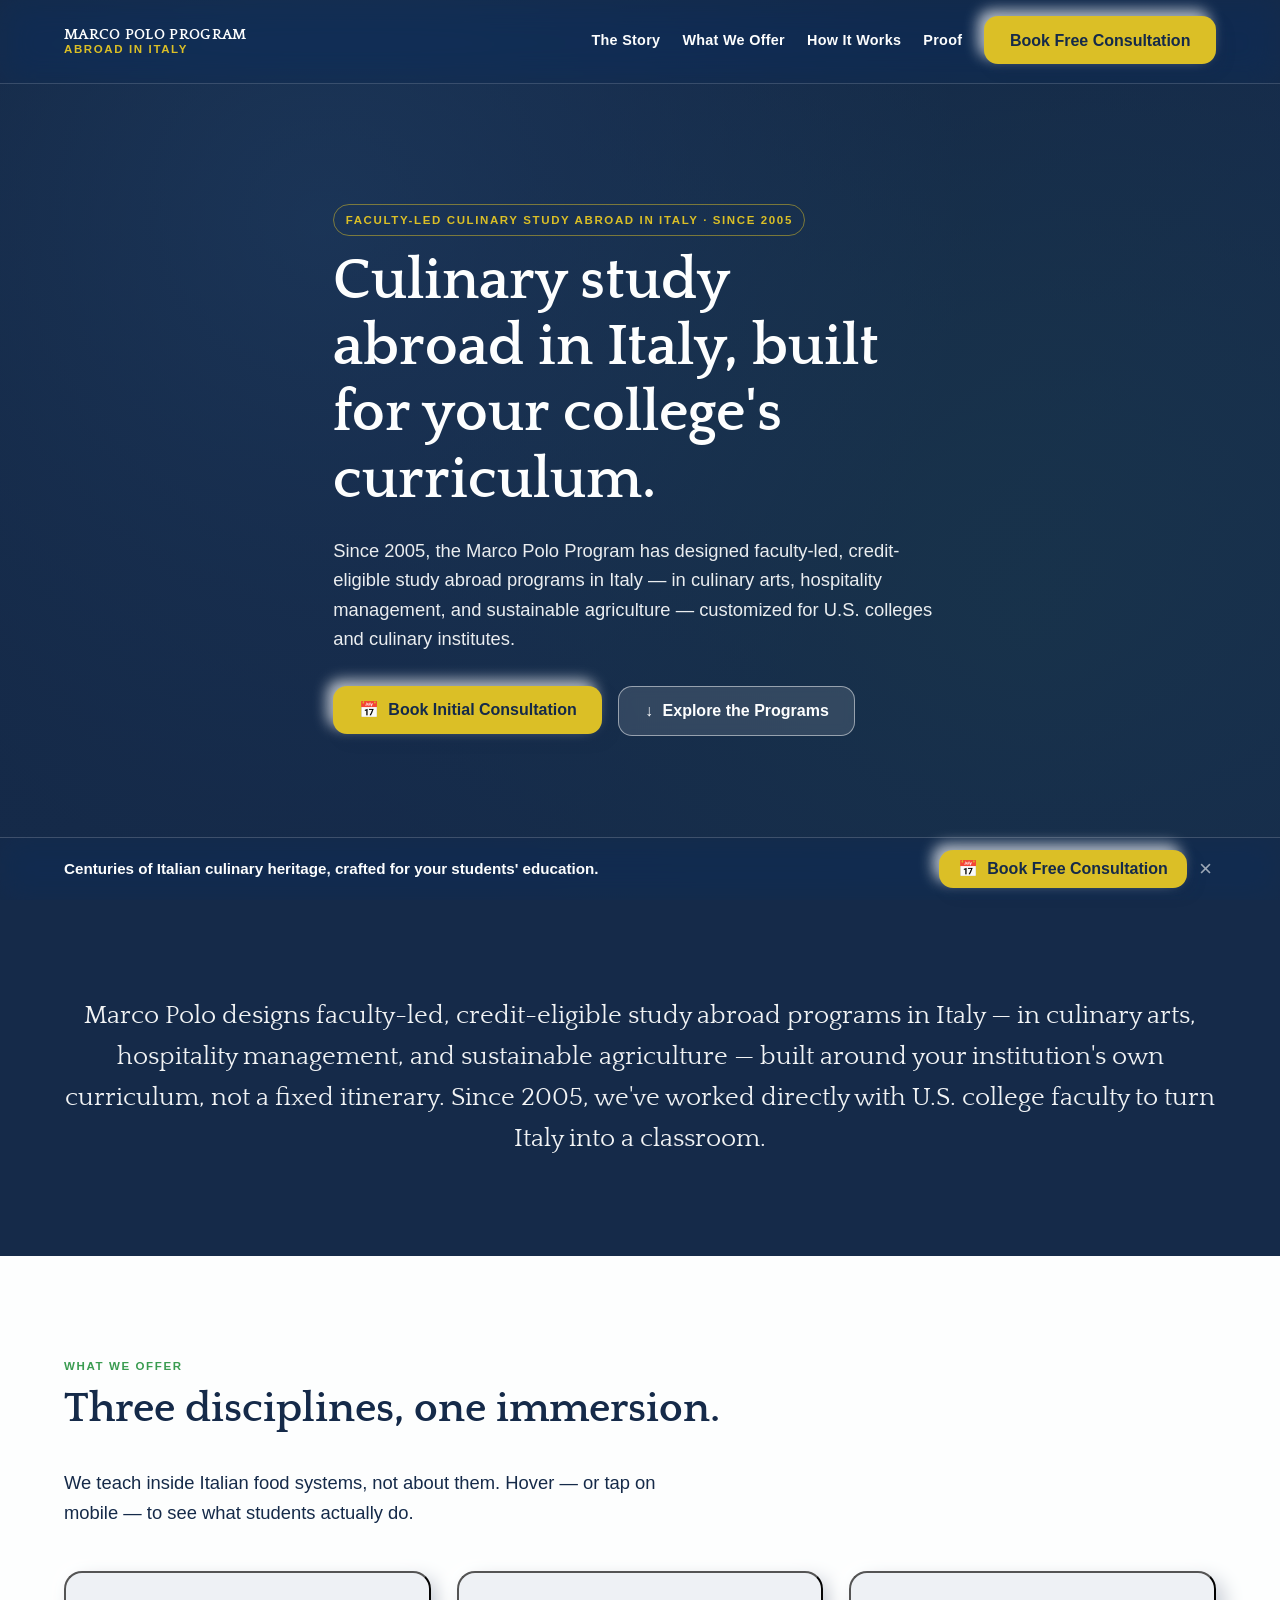
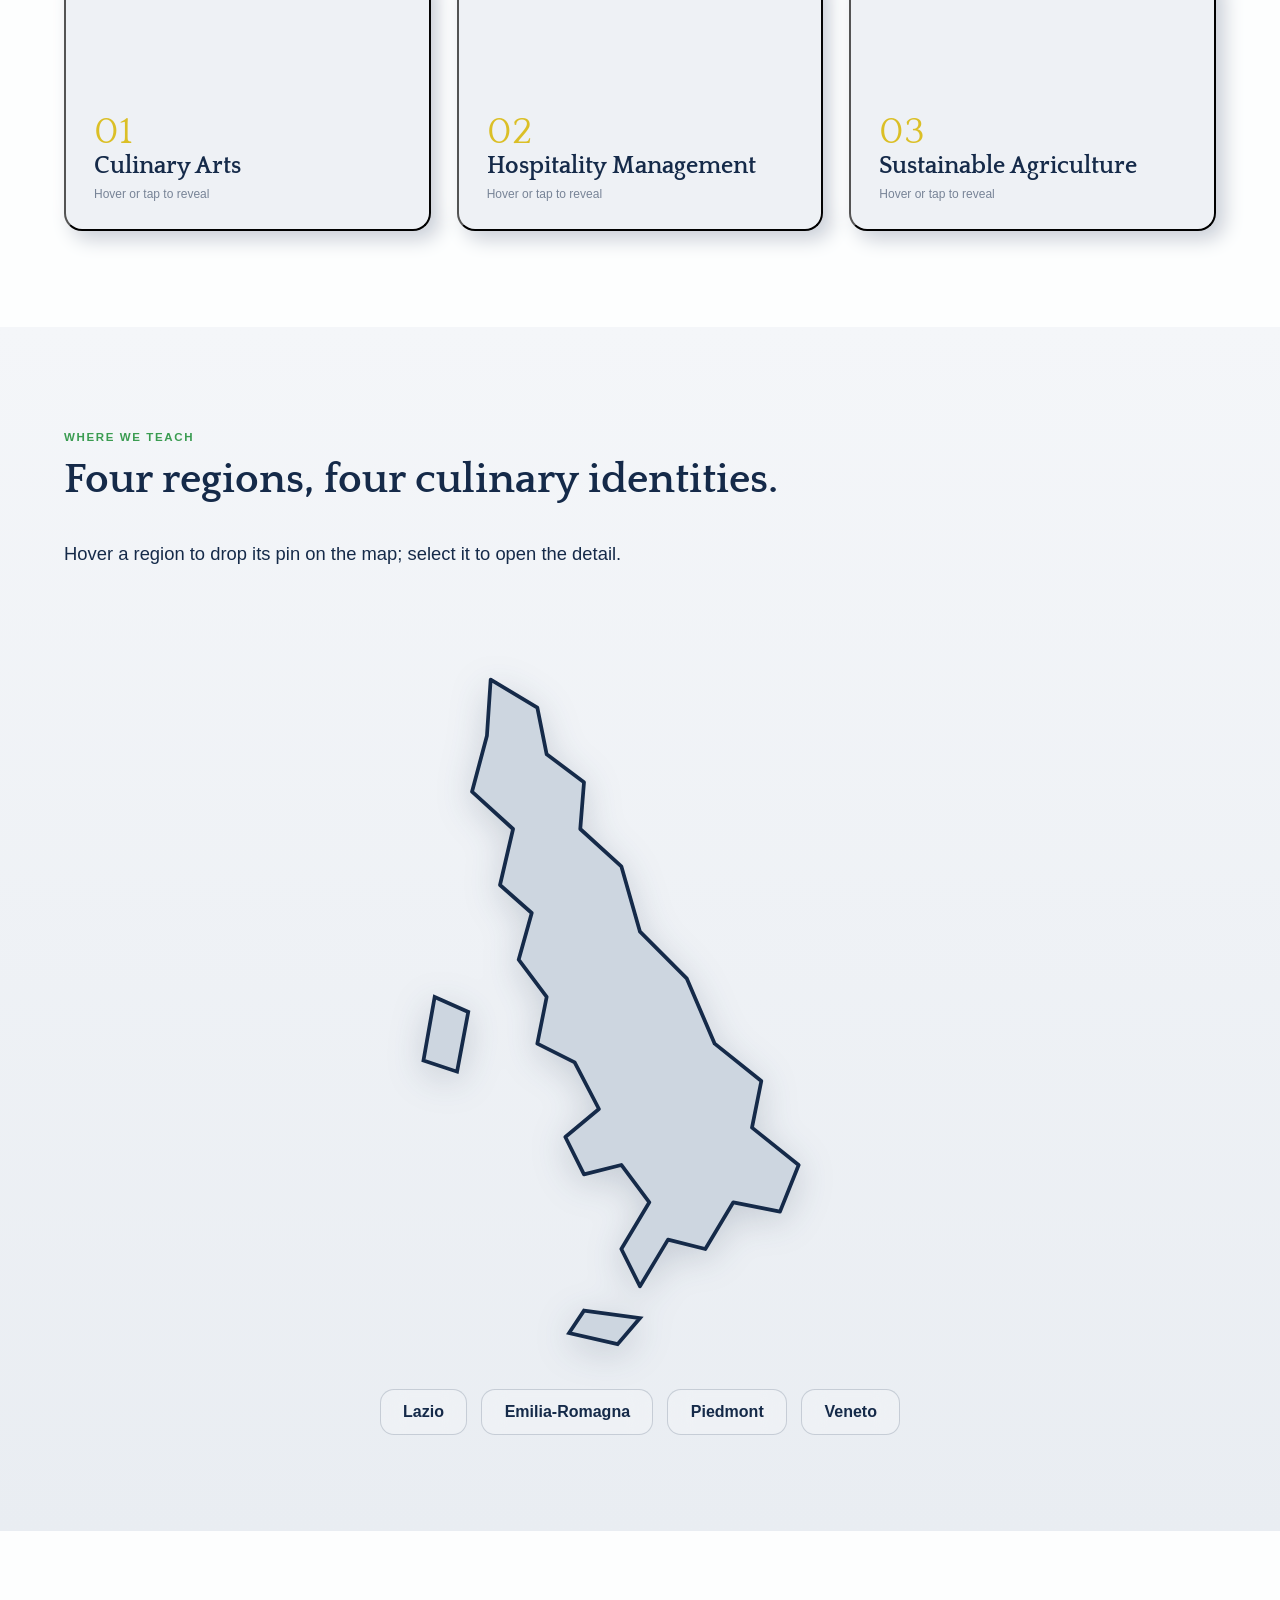
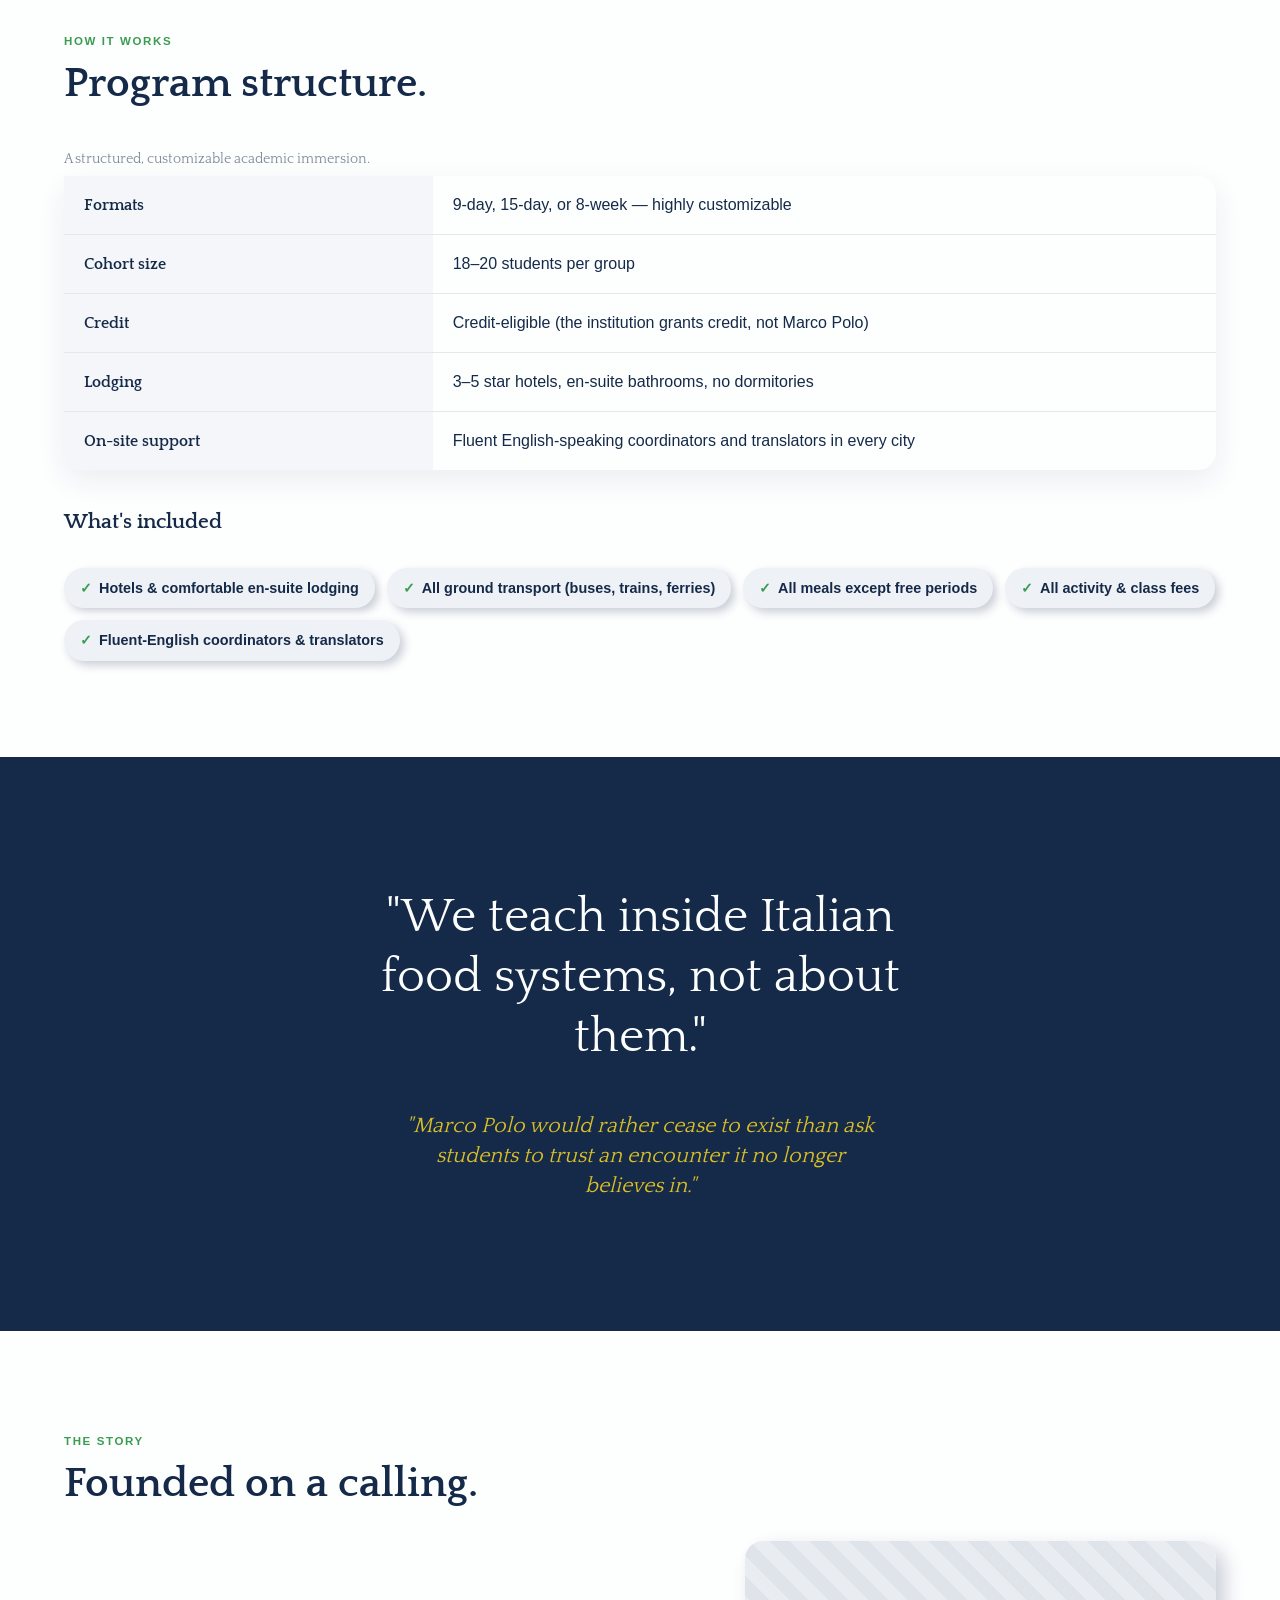
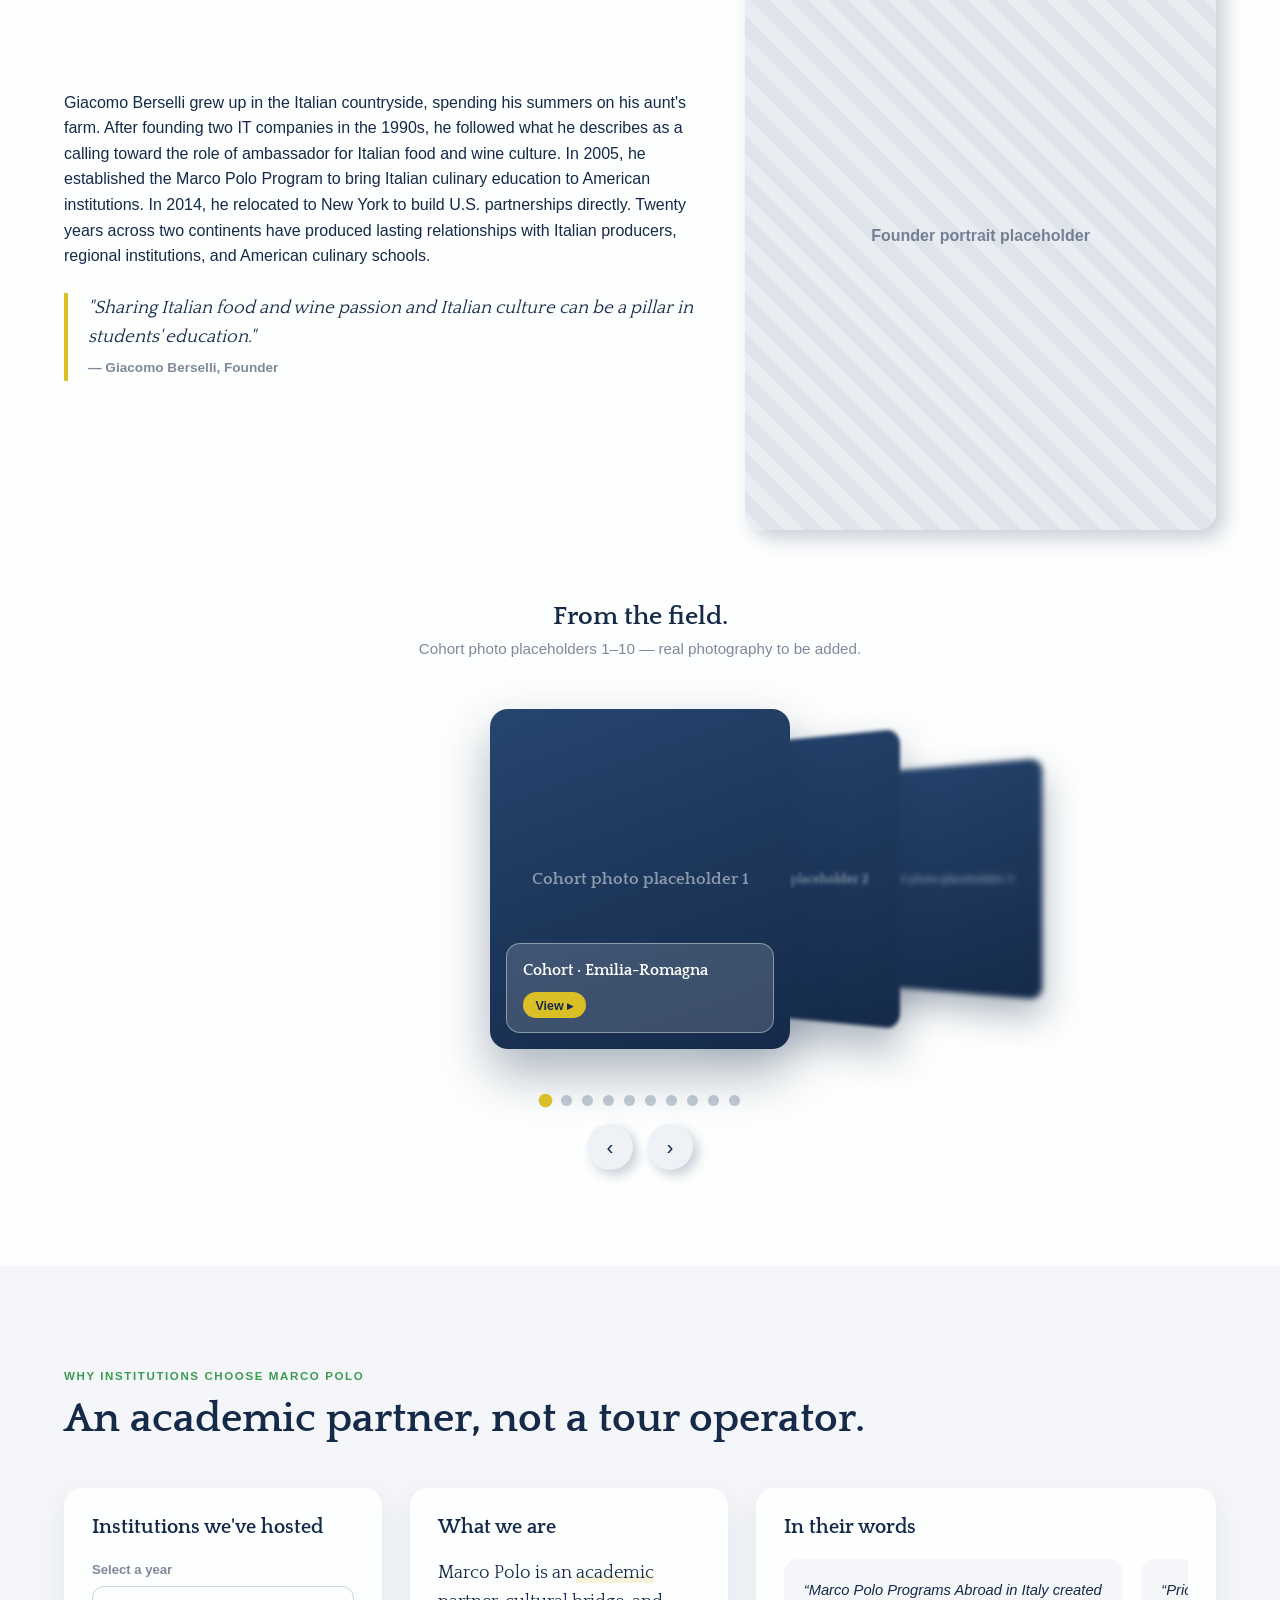
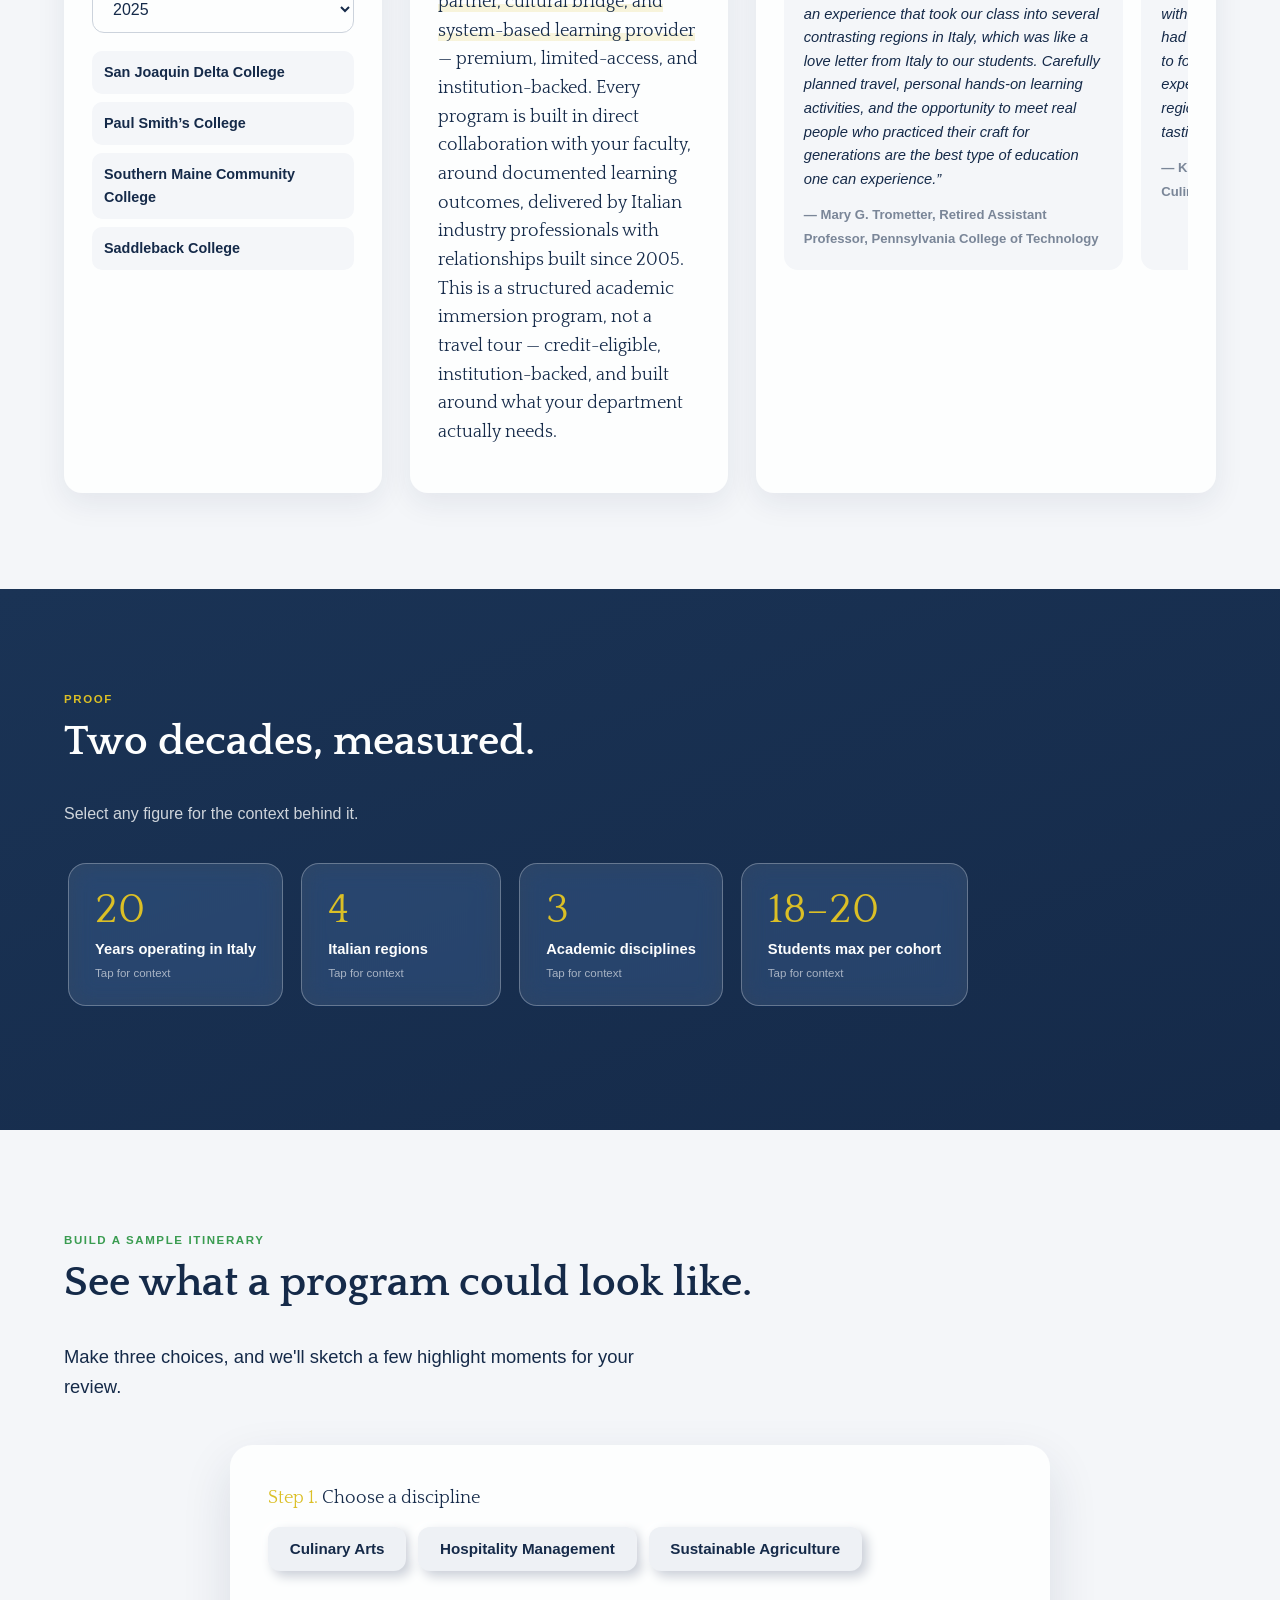
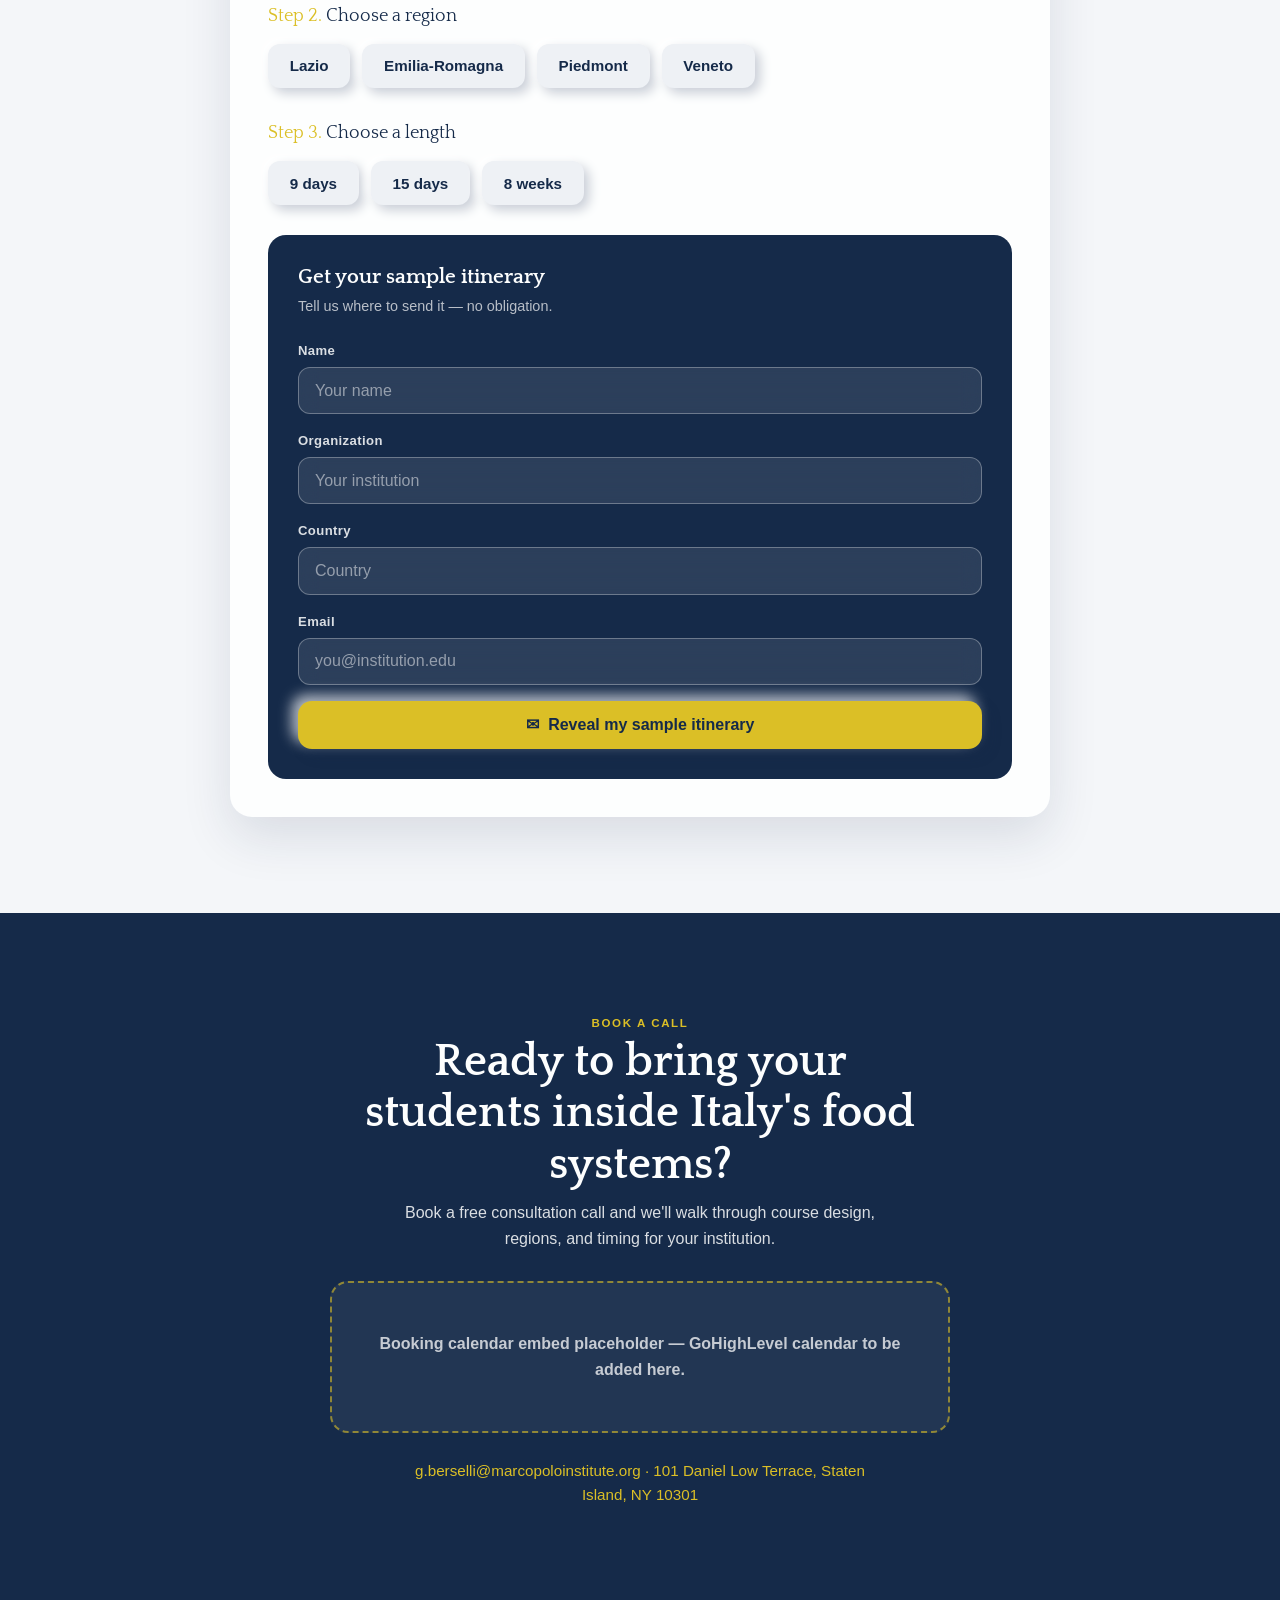
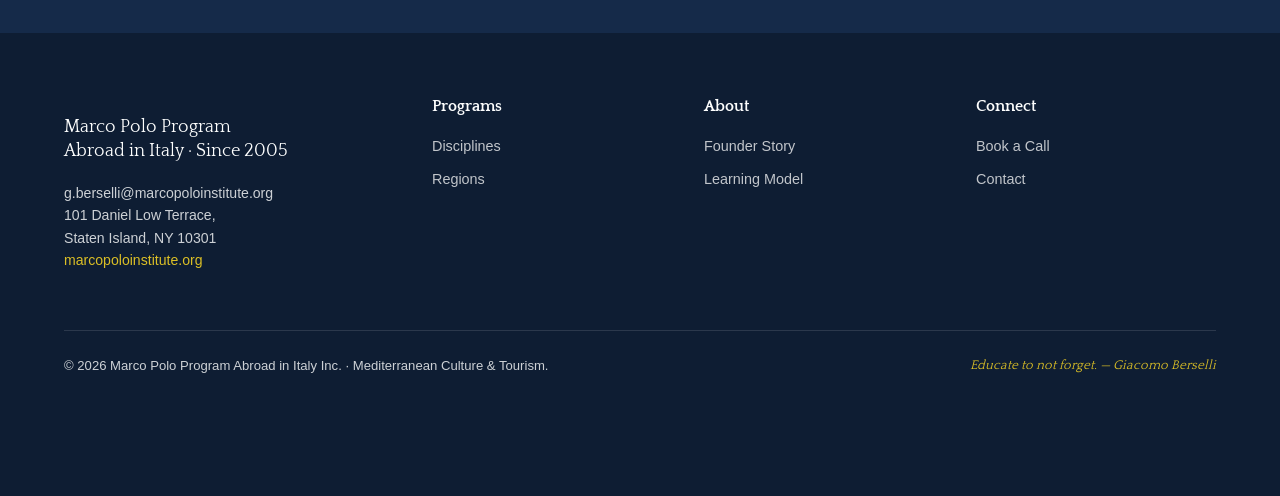
<file: index.html>
<!DOCTYPE html>
<!--
  Marco Polo Program — Abroad in Italy
  Single-page marketing site. Fully self-contained: inline CSS + JS, no build step.
  Paste-ready for GoHighLevel (GHL) custom-code / HTML element.

  PLACEHOLDER / PENDING-DATA INDEX (search these tags in the file):
    VIDEO PLACEHOLDER   — hero background video (Section 1)
    MAP PLACEHOLDER     — Italy outline map (Section 4)
    PHOTO PLACEHOLDER   — founder gallery carousel images (Section 7)
    DATA PLACEHOLDER    — year-by-year institution list (Section 8)
    DRAFT CONTENT       — Veneto region copy (Section 4) + itinerary matrix (Section 10)
    GHL INTEGRATION     — contact form + booking calendar embed points (Sections 10 & 11)
-->
<html lang="en">
<head>
<meta charset="UTF-8">
<meta name="viewport" content="width=device-width, initial-scale=1.0">
<title>Marco Polo Program · Abroad in Italy</title>
<link rel="preconnect" href="https://fonts.googleapis.com">
<link rel="preconnect" href="https://fonts.gstatic.com" crossorigin>
<link href="https://fonts.googleapis.com/css2?family=Quattrocento:wght@400;700&display=swap" rel="stylesheet">
<style>
  /* ============================================================
     BRAND SYSTEM
     ============================================================ */
  :root{
    --navy:#152A49;
    --white:#FDFEFE;
    --gold:#DBBF26;
    --olive:#3A9C51;
    --red:#CE283A;
    --blue:#4684C2;

    --navy-90:rgba(21,42,73,0.90);
    --navy-70:rgba(21,42,73,0.70);
    --navy-55:rgba(21,42,73,0.55);
    --white-glass:rgba(253,254,254,0.14);
    --white-glass-strong:rgba(253,254,254,0.22);
    --gold-glass:rgba(219,191,38,0.16);

    --serif:'Quattrocento',Georgia,'Times New Roman',serif;
    --sans:Arial,Helvetica,-apple-system,BlinkMacSystemFont,"Segoe UI",sans-serif;

    --maxw:1200px;
    --radius:18px;

    /* neomorphic shadow tokens (light matte surface) */
    --neo-surface:#eef1f5;
    --neo-shadow-dark:#c8cdd6;
    --neo-shadow-light:#ffffff;
  }

  *{box-sizing:border-box;}
  html{scroll-behavior:smooth;}
  body{
    margin:0;
    font-family:var(--sans);
    color:var(--navy);
    background:var(--white);
    line-height:1.6;
    -webkit-font-smoothing:antialiased;
    overflow-x:hidden;
  }
  h1,h2,h3,h4,.serif{font-family:var(--serif);line-height:1.15;color:var(--navy);}
  img{max-width:100%;display:block;}
  a{color:inherit;text-decoration:none;}
  section{scroll-margin-top:84px;}
  .wrap{max-width:var(--maxw);margin:0 auto;padding:0 24px;}
  .eyebrow{
    display:inline-block;font-family:var(--sans);font-weight:700;letter-spacing:.14em;
    text-transform:uppercase;font-size:.72rem;color:var(--gold);
    padding:.4em 0;
  }
  .section-pad{padding:96px 0;}
  .lede{font-size:1.15rem;max-width:60ch;}

  /* ============================================================
     BUTTONS — neomorphic base, hover-enlarge, icon-swap-on-click
     ============================================================ */
  .btn{
    position:relative;
    display:inline-flex;align-items:center;gap:.6em;
    font-family:var(--sans);font-weight:700;font-size:1rem;
    padding:.9em 1.6em;border:none;border-radius:14px;cursor:pointer;
    transition:transform .25s cubic-bezier(.2,.7,.3,1), box-shadow .25s ease, background .25s ease;
    text-align:center;line-height:1.2;
  }
  .btn:hover{transform:scale(1.04);}
  .btn:active{transform:scale(.99);}
  .btn:focus-visible{outline:3px solid var(--blue);outline-offset:3px;}
  .btn .ico{display:inline-flex;transition:opacity .18s ease, transform .18s ease;}
  .btn .ico-check{display:none;}
  .btn.clicked .ico-default{display:none;}
  .btn.clicked .ico-check{display:inline-flex;}

  /* neomorphic gold primary */
  .btn-primary{
    background:var(--gold);color:var(--navy);
    box-shadow:6px 6px 14px rgba(21,42,73,.22), -6px -6px 14px rgba(255,255,255,.7);
  }
  .btn-primary:hover{background:#e6cb33;}
  /* neomorphic navy secondary */
  .btn-secondary{
    background:var(--neo-surface);color:var(--navy);
    box-shadow:6px 6px 14px var(--neo-shadow-dark), -6px -6px 14px var(--neo-shadow-light);
  }
  .btn-secondary:hover{background:#f5f7fa;}
  /* olive variant */
  .btn-olive{
    background:var(--olive);color:var(--white);
    box-shadow:6px 6px 14px rgba(21,42,73,.22), -6px -6px 14px rgba(255,255,255,.5);
  }
  /* ghost on dark */
  .btn-ghost-light{
    background:rgba(253,254,254,.12);color:var(--white);
    border:1px solid rgba(253,254,254,.5);
    backdrop-filter:blur(6px);-webkit-backdrop-filter:blur(6px);
  }
  .btn-ghost-light:hover{background:rgba(253,254,254,.22);}

  /* ============================================================
     GLASSMORPHISM utility
     ============================================================ */
  .glass{
    background:var(--white-glass);
    backdrop-filter:blur(14px) saturate(140%);
    -webkit-backdrop-filter:blur(14px) saturate(140%);
    border:1px solid rgba(253,254,254,.35);
    border-radius:var(--radius);
  }
  .glass-dark{
    background:var(--navy-55);
    backdrop-filter:blur(14px) saturate(140%);
    -webkit-backdrop-filter:blur(14px) saturate(140%);
    border:1px solid rgba(253,254,254,.22);
  }

  /* ============================================================
     STICKY NAV (glassmorphic)
     ============================================================ */
  .nav{
    position:fixed;top:0;left:0;right:0;z-index:100;
    background:rgba(21,42,73,.55);
    backdrop-filter:blur(16px) saturate(150%);
    -webkit-backdrop-filter:blur(16px) saturate(150%);
    border-bottom:1px solid rgba(253,254,254,.16);
  }
  .nav-inner{
    max-width:var(--maxw);margin:0 auto;padding:12px 24px;
    display:flex;align-items:center;gap:18px;justify-content:space-between;
  }
  .wordmark{
    font-family:var(--serif);font-weight:700;color:var(--white);
    font-size:.95rem;letter-spacing:.02em;line-height:1.1;max-width:220px;
  }
  .wordmark span{color:var(--gold);display:block;font-size:.72rem;letter-spacing:.14em;font-family:var(--sans);}
  .nav-links{display:flex;gap:22px;align-items:center;flex-wrap:wrap;}
  .nav-links a{
    color:var(--white);font-size:.9rem;font-weight:700;letter-spacing:.02em;
    padding:.3em 0;border-bottom:2px solid transparent;transition:border-color .2s,color .2s;
  }
  .nav-links a:hover{border-color:var(--gold);color:var(--gold);}
  .nav-cta{white-space:nowrap;}
  .nav-toggle{
    display:none;background:none;border:1px solid rgba(253,254,254,.5);
    color:var(--white);border-radius:10px;padding:.5em .7em;cursor:pointer;font-size:1.2rem;line-height:1;
  }

  /* ============================================================
     STICKY BOTTOM CTA BAR (glassmorphic)
     ============================================================ */
  .cta-bar{
    position:fixed;left:0;right:0;bottom:0;z-index:95;
    background:rgba(21,42,73,.62);
    backdrop-filter:blur(16px) saturate(150%);
    -webkit-backdrop-filter:blur(16px) saturate(150%);
    border-top:1px solid rgba(253,254,254,.18);
    transform:translateY(0);transition:transform .3s ease;
  }
  .cta-bar-inner{
    max-width:var(--maxw);margin:0 auto;padding:12px 24px;
    display:flex;align-items:center;justify-content:space-between;gap:16px;
  }
  .cta-bar p{margin:0;color:var(--white);font-weight:700;font-size:.95rem;}
  .cta-bar .close{
    background:none;border:none;color:rgba(253,254,254,.6);cursor:pointer;
    font-size:1.4rem;line-height:1;padding:0 4px;
  }

  /* ============================================================
     SECTION 1 — HERO
     ============================================================ */
  .hero{
    position:relative;min-height:100vh;display:flex;align-items:center;
    color:var(--white);overflow:hidden;
  }
  .hero-media{position:absolute;inset:0;z-index:0;}
  .hero-media video,.hero-poster{
    width:100%;height:100%;object-fit:cover;
  }
  /* VIDEO PLACEHOLDER: gradient stand-in shown until a real mp4 poster/video exists */
  .hero-poster{
    background:
      radial-gradient(circle at 25% 25%, rgba(70,132,194,.5), transparent 55%),
      radial-gradient(circle at 80% 70%, rgba(58,156,81,.4), transparent 55%),
      linear-gradient(140deg,#0d1b30 0%, #152A49 45%, #1e3a63 100%);
  }
  .hero-overlay{position:absolute;inset:0;z-index:1;background:linear-gradient(180deg,var(--navy-70),var(--navy-90));}
  .hero-content{position:relative;z-index:2;padding:120px 0 80px;}
  .hero h1{color:var(--white);font-size:clamp(2.1rem,5vw,3.6rem);margin:.2em 0 .4em;max-width:16ch;}
  .hero .eyebrow{color:var(--gold);border:1px solid rgba(219,191,38,.5);padding:.5em 1em;border-radius:40px;}
  .hero .lede{color:rgba(253,254,254,.92);}
  .hero-buttons{display:flex;gap:16px;flex-wrap:wrap;margin-top:32px;}

  /* ============================================================
     SECTION 2 — subtext under hero
     ============================================================ */
  .subtext{background:var(--navy);color:var(--white);}
  .subtext p{font-family:var(--serif);font-size:clamp(1.15rem,2.4vw,1.6rem);max-width:70ch;margin:0 auto;text-align:center;color:rgba(253,254,254,.95);}

  /* ============================================================
     SECTION 3 — DISCIPLINES
     ============================================================ */
  .disc-grid{display:grid;grid-template-columns:repeat(3,1fr);gap:26px;margin-top:44px;}
  .disc{
    position:relative;border-radius:var(--radius);overflow:hidden;
    background:var(--neo-surface);
    box-shadow:8px 8px 20px var(--neo-shadow-dark), -8px -8px 20px var(--neo-shadow-light);
    min-height:260px;cursor:pointer;
    transition:transform .3s ease;
    display:flex;flex-direction:column;justify-content:flex-end;
    padding:28px;text-align:left;
  }
  .disc:hover{transform:translateY(-4px);}
  .disc:focus-visible{outline:3px solid var(--blue);outline-offset:3px;}
  .disc h3{font-size:1.5rem;margin:0;position:relative;z-index:2;}
  .disc .disc-num{font-family:var(--serif);color:var(--gold);font-size:2.4rem;position:relative;z-index:2;}
  .disc-reveal{
    position:absolute;inset:0;z-index:3;
    background:var(--navy-90);color:var(--white);
    padding:26px;display:flex;align-items:center;
    opacity:0;transform:translateY(12px);pointer-events:none;
    transition:opacity .3s ease, transform .3s ease;
    font-size:.95rem;
  }
  .disc-reveal p{margin:0;color:rgba(253,254,254,.95);}
  .disc.open .disc-reveal, .disc:hover .disc-reveal{opacity:1;transform:translateY(0);pointer-events:auto;}
  .disc-hint{font-size:.75rem;color:var(--navy-55);margin-top:6px;position:relative;z-index:2;}

  /* ============================================================
     SECTION 4 — REGIONS / MAP
     ============================================================ */
  .regions{background:linear-gradient(180deg,#f4f6f9,#e9edf2);}
  .map-stage{position:relative;margin-top:36px;}
  .map-frame{
    position:relative;width:100%;max-width:560px;margin:0 auto;
    aspect-ratio:3/4;
  }
  /* MAP PLACEHOLDER: simple stylised SVG outline of Italy — swap for a real map asset later */
  .map-frame svg{width:100%;height:100%;filter:drop-shadow(0 8px 18px rgba(21,42,73,.18));}
  .map-pin{
    position:absolute;width:24px;height:24px;transform:translate(-50%,-100%) scale(0);
    transition:transform .25s cubic-bezier(.2,.8,.3,1.4);pointer-events:none;z-index:5;
  }
  .map-pin.show{transform:translate(-50%,-100%) scale(1);}
  .map-pin svg{width:100%;height:100%;filter:drop-shadow(0 3px 4px rgba(0,0,0,.4));}
  .region-btns{display:flex;flex-wrap:wrap;gap:14px;justify-content:center;margin-top:30px;}
  .region-btn{
    color:var(--navy);font-weight:700;font-family:var(--sans);font-size:1rem;
    padding:.8em 1.4em;cursor:pointer;transition:transform .2s ease, background .2s ease;
    background:var(--white-glass-strong);
    backdrop-filter:blur(12px);-webkit-backdrop-filter:blur(12px);
    border:1px solid rgba(21,42,73,.18);border-radius:14px;
  }
  .region-btn:hover,.region-btn:focus-visible{transform:scale(1.04);background:var(--gold-glass);outline:none;}
  .region-btn:focus-visible{outline:3px solid var(--blue);outline-offset:2px;}

  /* ============================================================
     SECTION 5 — PROGRAM STRUCTURE
     ============================================================ */
  .fact-table{width:100%;border-collapse:collapse;margin-top:32px;background:var(--white);border-radius:var(--radius);overflow:hidden;box-shadow:0 10px 30px rgba(21,42,73,.08);}
  .fact-table th,.fact-table td{text-align:left;padding:16px 20px;border-bottom:1px solid #e4e8ee;vertical-align:top;}
  .fact-table th{width:32%;background:#f4f6f9;font-family:var(--serif);color:var(--navy);font-size:1.02rem;}
  .fact-table tr:last-child td,.fact-table tr:last-child th{border-bottom:none;}
  .included{margin-top:34px;display:flex;flex-wrap:wrap;gap:12px;}
  .included .chip{
    background:var(--neo-surface);border-radius:40px;padding:.6em 1.1em;font-size:.9rem;font-weight:700;color:var(--navy);
    box-shadow:4px 4px 10px var(--neo-shadow-dark), -4px -4px 10px var(--neo-shadow-light);
    display:inline-flex;align-items:center;gap:.5em;
  }
  .included .chip::before{content:"✓";color:var(--olive);font-weight:900;}

  /* ============================================================
     SECTION 6 — LEARNING MODEL (quiet moment)
     ============================================================ */
  .quiet{background:var(--navy);color:var(--white);text-align:center;padding:130px 0;}
  .quiet .big{font-family:var(--serif);font-size:clamp(1.8rem,4.4vw,3rem);max-width:20ch;margin:0 auto;color:var(--white);line-height:1.25;}
  .quiet .constitution{
    margin:44px auto 0;max-width:34ch;font-family:var(--serif);font-style:italic;
    font-size:clamp(1.05rem,2.2vw,1.35rem);color:var(--gold);line-height:1.4;
  }

  /* ============================================================
     SECTION 7 — FOUNDER + COVERFLOW CAROUSEL
     ============================================================ */
  .founder{display:grid;grid-template-columns:1.15fr .85fr;gap:44px;align-items:center;}
  .founder p{margin:0 0 18px;}
  .founder blockquote{
    margin:24px 0 0;padding-left:20px;border-left:4px solid var(--gold);
    font-family:var(--serif);font-style:italic;font-size:1.15rem;color:var(--navy);
  }
  .founder-portrait{
    /* PHOTO PLACEHOLDER: founder portrait — replace with real image */
    aspect-ratio:4/5;border-radius:var(--radius);
    background:repeating-linear-gradient(45deg,#e9edf2,#e9edf2 14px,#dfe4ea 14px,#dfe4ea 28px);
    display:flex;align-items:center;justify-content:center;text-align:center;
    color:var(--navy-55);font-weight:700;padding:24px;
    box-shadow:8px 8px 20px var(--neo-shadow-dark), -8px -8px 20px var(--neo-shadow-light);
  }

  .coverflow-wrap{margin-top:72px;text-align:center;}
  .coverflow-wrap h3{font-size:1.6rem;margin-bottom:6px;}
  .coverflow-sub{color:var(--navy-55);margin-top:0;margin-bottom:28px;font-size:.95rem;}
  .coverflow{
    position:relative;height:380px;perspective:1400px;
    display:flex;align-items:center;justify-content:center;
    touch-action:pan-y;user-select:none;
  }
  .cf-card{
    position:absolute;width:300px;height:340px;border-radius:var(--radius);
    /* PHOTO PLACEHOLDER: cohort photo — numbered, sized so real photos drop in cleanly */
    background:linear-gradient(160deg,#26456f,#152A49);
    color:var(--white);display:flex;align-items:center;justify-content:center;text-align:center;
    font-weight:700;padding:20px;cursor:pointer;
    box-shadow:0 24px 50px rgba(21,42,73,.35);
    transition:transform .5s cubic-bezier(.2,.7,.3,1), opacity .5s ease, filter .5s ease;
    transform-style:preserve-3d;
    overflow:hidden;
  }
  .cf-card .cf-label{opacity:.5;font-family:var(--serif);font-size:1.05rem;}
  .cf-caption{
    position:absolute;left:16px;right:16px;bottom:16px;z-index:4;
    padding:14px 16px;text-align:left;border-radius:14px;
    background:rgba(253,254,254,.16);
    backdrop-filter:blur(12px);-webkit-backdrop-filter:blur(12px);
    border:1px solid rgba(253,254,254,.4);
    opacity:0;transition:opacity .4s ease .1s;
  }
  .cf-card.is-center .cf-caption{opacity:1;}
  .cf-caption .cap-title{font-family:var(--serif);font-size:1rem;display:block;margin-bottom:8px;}
  .cf-caption .cap-view{
    font-size:.78rem;font-weight:700;padding:.45em 1em;border-radius:30px;
    background:var(--gold);color:var(--navy);border:none;cursor:pointer;display:inline-flex;gap:.4em;align-items:center;
  }
  .cf-dots{display:flex;gap:10px;justify-content:center;margin-top:26px;}
  .cf-dot{width:11px;height:11px;border-radius:50%;border:none;background:#c3cbd6;cursor:pointer;padding:0;transition:background .2s,transform .2s;}
  .cf-dot.active{background:var(--gold);transform:scale(1.25);}
  .cf-nav{display:flex;gap:14px;justify-content:center;margin-top:18px;}
  .cf-arrow{
    width:46px;height:46px;border-radius:50%;border:none;cursor:pointer;
    background:var(--neo-surface);color:var(--navy);font-size:1.3rem;
    box-shadow:5px 5px 12px var(--neo-shadow-dark), -5px -5px 12px var(--neo-shadow-light);
    transition:transform .2s;
  }
  .cf-arrow:hover{transform:scale(1.08);}

  /* ============================================================
     SECTION 8 — THREE COLUMNS
     ============================================================ */
  .cols3{display:grid;grid-template-columns:repeat(3,1fr);gap:28px;margin-top:44px;align-items:start;}
  .col-card{
    background:var(--white);border-radius:var(--radius);padding:28px;
    box-shadow:0 10px 30px rgba(21,42,73,.08);height:100%;
  }
  .col-card h3{font-size:1.25rem;margin-top:0;}
  .year-select{
    width:100%;padding:.8em 1em;border-radius:12px;border:1px solid #ccd3dc;
    font-family:var(--sans);font-size:1rem;background:var(--white);color:var(--navy);cursor:pointer;margin-bottom:18px;
  }
  .school-list{list-style:none;margin:0;padding:0;}
  .school-list li{
    padding:10px 12px;border-radius:10px;background:#f4f6f9;margin-bottom:8px;font-size:.9rem;font-weight:700;color:var(--navy);
  }
  .impact-para{font-family:var(--serif);font-size:1.12rem;line-height:1.6;color:var(--navy);}
  .impact-para .highlight{background:linear-gradient(transparent 60%,var(--gold-glass) 60%);}
  .testi-strip{display:flex;gap:18px;overflow-x:auto;padding-bottom:14px;scroll-snap-type:x mandatory;-webkit-overflow-scrolling:touch;}
  .testi-card{
    flex:0 0 84%;scroll-snap-align:start;background:#f4f6f9;border-radius:14px;padding:20px;
    font-size:.92rem;
  }
  .testi-card q{font-style:italic;display:block;margin-bottom:12px;color:var(--navy);}
  .testi-card .who{font-weight:700;font-size:.82rem;color:var(--navy-55);}

  /* ============================================================
     SECTION 9 — STATS BAR
     ============================================================ */
  .stats{background:linear-gradient(160deg,#1a3355,#152A49);color:var(--white);}
  .stats h2{color:var(--white);}
  .stat-strip{display:flex;gap:18px;overflow-x:auto;padding:20px 4px 28px;scroll-snap-type:x mandatory;-webkit-overflow-scrolling:touch;}
  .stat-btn{
    flex:0 0 auto;scroll-snap-align:start;min-width:200px;text-align:left;cursor:pointer;
    padding:26px;color:var(--white);border-radius:var(--radius);
    background:rgba(253,254,254,.10);
    backdrop-filter:blur(12px) saturate(140%);-webkit-backdrop-filter:blur(12px) saturate(140%);
    border:1px solid rgba(253,254,254,.28);
    transition:transform .2s ease, background .2s ease;
  }
  .stat-btn:hover,.stat-btn:focus-visible{transform:scale(1.04);background:rgba(253,254,254,.18);outline:none;}
  .stat-btn:focus-visible{outline:3px solid var(--gold);}
  .stat-btn .num{font-family:var(--serif);font-size:2.6rem;color:var(--gold);display:block;line-height:1;}
  .stat-btn .lab{font-weight:700;font-size:.92rem;margin-top:10px;display:block;}
  .stat-btn .hint{font-size:.72rem;color:rgba(253,254,254,.6);margin-top:10px;display:block;}

  /* ============================================================
     SECTION 10 — ITINERARY BUILDER
     ============================================================ */
  .builder{background:#f4f6f9;}
  .builder-card{background:var(--white);border-radius:22px;box-shadow:0 20px 50px rgba(21,42,73,.12);padding:38px;max-width:820px;margin:44px auto 0;}
  .step-label{font-family:var(--serif);font-size:1.15rem;margin:0 0 14px;}
  .step-label .n{color:var(--gold);}
  .choice-row{display:flex;flex-wrap:wrap;gap:12px;margin-bottom:30px;}
  .choice{
    padding:.75em 1.3em;border-radius:12px;cursor:pointer;font-weight:700;font-size:.95rem;
    background:var(--neo-surface);color:var(--navy);border:2px solid transparent;
    box-shadow:5px 5px 12px var(--neo-shadow-dark), -5px -5px 12px var(--neo-shadow-light);
    transition:transform .2s ease, border-color .2s ease;
  }
  .choice:hover{transform:scale(1.03);}
  .choice.selected{border-color:var(--gold);background:#fff;color:var(--navy);}
  .choice:focus-visible{outline:3px solid var(--blue);outline-offset:2px;}

  /* email gate: glass inputs on solid card */
  .gate{background:var(--navy);border-radius:18px;padding:30px;margin-top:10px;}
  .gate h4{color:var(--white);margin:0 0 6px;font-size:1.3rem;}
  .gate p.small{color:rgba(253,254,254,.7);margin:0 0 22px;font-size:.9rem;}
  .field{margin-bottom:16px;}
  .field label{display:block;color:rgba(253,254,254,.85);font-size:.82rem;font-weight:700;margin-bottom:6px;letter-spacing:.03em;}
  .field input{
    width:100%;padding:.85em 1em;border-radius:12px;font-family:var(--sans);font-size:1rem;color:var(--white);
    background:rgba(253,254,254,.10);
    backdrop-filter:blur(10px);-webkit-backdrop-filter:blur(10px);
    border:1px solid rgba(253,254,254,.3);
  }
  .field input::placeholder{color:rgba(253,254,254,.5);}
  .field input:focus{outline:2px solid var(--gold);}

  .reveal{display:none;margin-top:10px;}
  .reveal.show{display:block;animation:fadeUp .5s ease;}
  @keyframes fadeUp{from{opacity:0;transform:translateY(14px);}to{opacity:1;transform:translateY(0);}}
  .reveal .picks{color:var(--navy-55);font-size:.9rem;margin-bottom:12px;}
  .highlights{list-style:none;padding:0;margin:0 0 28px;}
  .highlights li{
    display:flex;gap:12px;align-items:flex-start;padding:14px 16px;background:#f4f6f9;border-radius:12px;margin-bottom:10px;font-weight:700;color:var(--navy);
  }
  .highlights li::before{content:"◦";color:var(--gold);font-size:1.6rem;line-height:1;}
  .reveal-cta{background:var(--navy);border-radius:18px;padding:30px;text-align:center;color:var(--white);}
  .reveal-cta h4{color:var(--white);margin:0 0 18px;font-size:1.4rem;}
  .reveal-cta .note{color:rgba(253,254,254,.7);font-size:.85rem;margin-top:14px;}

  /* ============================================================
     SECTION 11 — FINAL CTA
     ============================================================ */
  .final{background:var(--navy);color:var(--white);text-align:center;}
  .final h2{color:var(--white);font-size:clamp(1.8rem,4vw,2.8rem);max-width:20ch;margin:0 auto .2em;}
  .final p{color:rgba(253,254,254,.85);max-width:56ch;margin:0 auto 30px;}
  .booking-embed{
    /* GHL INTEGRATION: replace this box with the GoHighLevel booking-calendar embed */
    max-width:620px;margin:0 auto 26px;padding:48px 24px;border-radius:18px;
    border:2px dashed rgba(219,191,38,.6);background:rgba(253,254,254,.06);
    color:rgba(253,254,254,.75);font-weight:700;
  }
  .final .contact-line{font-size:.95rem;color:var(--gold);}

  /* ============================================================
     FOOTER
     ============================================================ */
  footer{background:#0e1d33;color:rgba(253,254,254,.8);padding:64px 0 120px;}
  .foot-grid{display:grid;grid-template-columns:1.4fr 1fr 1fr 1fr;gap:32px;}
  footer h4{color:var(--white);font-size:1rem;margin:0 0 14px;}
  footer .foot-links a{display:block;color:rgba(253,254,254,.75);padding:5px 0;font-size:.9rem;}
  footer .foot-links a:hover{color:var(--gold);}
  .foot-brand .tag{font-family:var(--serif);color:var(--white);font-size:1.1rem;line-height:1.4;}
  .foot-bottom{border-top:1px solid rgba(253,254,254,.12);margin-top:44px;padding-top:24px;font-size:.82rem;display:flex;justify-content:space-between;flex-wrap:wrap;gap:12px;}
  .foot-motto{font-family:var(--serif);font-style:italic;color:var(--gold);}

  /* ============================================================
     MODAL / POPUP (glassmorphic)
     ============================================================ */
  .modal-overlay{
    position:fixed;inset:0;z-index:200;display:none;
    align-items:center;justify-content:center;padding:24px;
    background:rgba(10,20,36,.6);
    backdrop-filter:blur(4px);-webkit-backdrop-filter:blur(4px);
  }
  .modal-overlay.open{display:flex;animation:fadeUp .3s ease;}
  .modal{
    max-width:520px;width:100%;padding:34px;border-radius:22px;color:var(--white);
    background:rgba(21,42,73,.72);
    backdrop-filter:blur(20px) saturate(150%);-webkit-backdrop-filter:blur(20px) saturate(150%);
    border:1px solid rgba(253,254,254,.28);
    box-shadow:0 30px 70px rgba(0,0,0,.4);position:relative;
  }
  .modal h3{color:var(--white);margin-top:0;font-size:1.5rem;}
  .modal p{color:rgba(253,254,254,.9);}
  .modal .draft-flag{
    display:inline-block;background:var(--red);color:var(--white);font-size:.68rem;font-weight:700;
    letter-spacing:.08em;text-transform:uppercase;padding:.35em .7em;border-radius:20px;margin-bottom:14px;
  }
  .modal-close{
    position:absolute;top:14px;right:14px;background:rgba(253,254,254,.14);border:none;color:var(--white);
    width:38px;height:38px;border-radius:50%;font-size:1.2rem;cursor:pointer;line-height:1;
  }
  .modal-close:hover{background:rgba(253,254,254,.28);}

  /* skip link */
  .skip-link{position:absolute;left:-999px;top:8px;background:var(--gold);color:var(--navy);padding:.6em 1em;border-radius:8px;z-index:300;font-weight:700;}
  .skip-link:focus{left:8px;}

  /* ============================================================
     RESPONSIVE
     ============================================================ */
  @media (max-width:900px){
    .founder{grid-template-columns:1fr;}
    .cols3{grid-template-columns:1fr;}
    .disc-grid{grid-template-columns:1fr;}
    .testi-card{flex:0 0 90%;}
    .nav-links{
      display:none;position:absolute;top:100%;left:0;right:0;
      flex-direction:column;gap:0;padding:12px 24px 20px;
      background:rgba(21,42,73,.92);backdrop-filter:blur(16px);-webkit-backdrop-filter:blur(16px);
      border-bottom:1px solid rgba(253,254,254,.16);align-items:flex-start;
    }
    .nav-links.open{display:flex;}
    .nav-links a{width:100%;padding:.7em 0;}
    .nav-toggle{display:inline-block;}
    .nav-cta{display:none;}
  }
  @media (max-width:560px){
    .section-pad{padding:64px 0;}
    .cta-bar-inner{flex-direction:column;gap:8px;text-align:center;}
    .cf-card{width:230px;height:280px;}
    .fact-table th{width:40%;}
    .foot-grid{grid-template-columns:1fr 1fr;}
  }

  /* ============================================================
     REDUCED MOTION
     ============================================================ */
  @media (prefers-reduced-motion:reduce){
    html{scroll-behavior:auto;}
    *{animation:none !important;transition-duration:.01ms !important;}
    .cf-card{transition:none !important;}
  }
</style>
</head>
<body>
<a href="#main" class="skip-link">Skip to content</a>

<!-- ============================================================
     STICKY NAV (glassmorphic)
     ============================================================ -->
<nav class="nav" aria-label="Primary">
  <div class="nav-inner">
    <a href="#hero" class="wordmark" aria-label="Marco Polo Program, Abroad in Italy — home">
      MARCO POLO PROGRAM
      <span>ABROAD IN ITALY</span>
    </a>
    <button class="nav-toggle" id="navToggle" aria-expanded="false" aria-controls="navLinks" aria-label="Toggle navigation menu">☰</button>
    <div class="nav-links" id="navLinks">
      <!-- Jump-links grouped into clusters -->
      <a href="#founder">The Story</a>
      <a href="#disciplines">What We Offer</a>
      <a href="#structure">How It Works</a>
      <a href="#stats">Proof</a>
      <a href="#final" class="nav-cta"><button class="btn btn-primary" type="button">Book Free Consultation</button></a>
    </div>
  </div>
</nav>

<main id="main">

<!-- ============================================================
     SECTION 1 — HERO
     ============================================================ -->
<section class="hero" id="hero">
  <div class="hero-media" id="heroMedia">
    <!-- VIDEO PLACEHOLDER: replace with looped muted mp4 -->
    <!-- Structure ready: drop a real file into <source> and a real poster image below.
         JS respects prefers-reduced-motion and shows the poster (gradient) instead of playing video. -->
    <video id="heroVideo" autoplay muted loop playsinline poster="" aria-hidden="true" style="display:none;">
      <source src="" type="video/mp4">
    </video>
    <div class="hero-poster" id="heroPoster" role="img" aria-label="Placeholder for a looped video of the Italian countryside and culinary settings"></div>
  </div>
  <div class="hero-overlay"></div>
  <div class="hero-content wrap">
    <span class="eyebrow">Faculty-Led Culinary Study Abroad in Italy · Since 2005</span>
    <h1>Culinary study abroad in Italy, built for your college's curriculum.</h1>
    <p class="lede">Since 2005, the Marco Polo Program has designed faculty-led, credit-eligible study abroad programs in Italy — in culinary arts, hospitality management, and sustainable agriculture — customized for U.S. colleges and culinary institutes.</p>
    <div class="hero-buttons">
      <a href="#final"><button class="btn btn-primary" type="button">
        <span class="ico ico-default" aria-hidden="true">📅</span><span class="ico ico-check" aria-hidden="true">✓</span>
        Book Initial Consultation
      </button></a>
      <a href="#disciplines"><button class="btn btn-ghost-light" type="button">
        <span class="ico ico-default" aria-hidden="true">↓</span><span class="ico ico-check" aria-hidden="true">✓</span>
        Explore the Programs
      </button></a>
    </div>
  </div>
</section>

<!-- ============================================================
     SECTION 2 — WHAT MARCO POLO DOES (subtext under hero)
     ============================================================ -->
<section class="subtext section-pad" id="what">
  <div class="wrap">
    <p>Marco Polo designs faculty-led, credit-eligible study abroad programs in Italy — in culinary arts, hospitality management, and sustainable agriculture — built around your institution's own curriculum, not a fixed itinerary. Since 2005, we've worked directly with U.S. college faculty to turn Italy into a classroom.</p>
  </div>
</section>

<!-- ============================================================
     SECTION 3 — THREE DISCIPLINES
     ============================================================ -->
<section class="section-pad" id="disciplines">
  <div class="wrap">
    <span class="eyebrow" style="color:var(--olive)">What We Offer</span>
    <h2 style="font-size:clamp(1.8rem,4vw,2.6rem);margin-top:6px;">Three disciplines, one immersion.</h2>
    <p class="lede">We teach inside Italian food systems, not about them. Hover — or tap on mobile — to see what students actually do.</p>
    <div class="disc-grid">
      <!-- Hover reveals subtext; tap-to-reveal on touch via JS -->
      <button class="disc" type="button" aria-expanded="false">
        <span class="disc-num" aria-hidden="true">01</span>
        <h3>Culinary Arts</h3>
        <span class="disc-hint">Hover or tap to reveal</span>
        <div class="disc-reveal"><p>Students study and work with the ingredients that define Italian cooking — wines, charcuterie, breads, cheeses, pasta, coffee, and regional specialties — alongside vintners, cheesemakers, and working chefs across multiple regions. DOP producers: Parmigiano Reggiano DOP, Prosciutto di Parma DOP, Traditional Balsamic Vinegar of Modena DOP.</p></div>
      </button>
      <button class="disc" type="button" aria-expanded="false">
        <span class="disc-num" aria-hidden="true">02</span>
        <h3>Hospitality Management</h3>
        <span class="disc-hint">Hover or tap to reveal</span>
        <div class="disc-reveal"><p>From historic city hotels to farm-to-table agritourism estates, students learn the Italian distinction between service as a mechanical process and hospitality as a cultural philosophy rooted in genuine care for the guest.</p></div>
      </button>
      <button class="disc" type="button" aria-expanded="false">
        <span class="disc-num" aria-hidden="true">03</span>
        <h3>Sustainable Agriculture</h3>
        <span class="disc-hint">Hover or tap to reveal</span>
        <div class="disc-reveal"><p>On working sustainable farms and vineyards, students meet producers who have cultivated the same land for generations, tracing how Italy's geography and climate shape the ingredients behind its culinary identity.</p></div>
      </button>
    </div>
  </div>
</section>

<!-- ============================================================
     SECTION 4 — REGIONS / INTERACTIVE MAP
     ============================================================ -->
<section class="regions section-pad" id="regions">
  <div class="wrap">
    <span class="eyebrow" style="color:var(--olive)">Where We Teach</span>
    <h2 style="font-size:clamp(1.8rem,4vw,2.6rem);margin-top:6px;">Four regions, four culinary identities.</h2>
    <p class="lede">Hover a region to drop its pin on the map; select it to open the detail.</p>

    <div class="map-stage">
      <div class="map-frame" id="mapFrame">
        <!-- MAP PLACEHOLDER: stylised outline of Italy. Replace with a real map asset later;
             pin coordinates (see JS REGION_PINS) are percentages relative to this frame and can be re-tuned. -->
        <svg viewBox="0 0 300 400" role="img" aria-label="Placeholder outline map of Italy">
          <path fill="#cdd6e0" stroke="#152A49" stroke-width="2" stroke-linejoin="round"
            d="M70 40 L95 55 L100 80 L120 95 L118 120 L140 140 L150 175 L175 200 L190 235 L215 255
               L210 280 L235 300 L225 325 L200 320 L185 345 L165 340 L150 365 L140 345 L155 320
               L140 300 L120 305 L110 285 L128 270 L115 245 L95 235 L100 210 L85 190 L92 165
               L75 150 L82 120 L60 100 L68 70 Z"/>
          <!-- Sicily / Sardinia hints -->
          <path fill="#cdd6e0" stroke="#152A49" stroke-width="2" d="M120 378 L150 382 L138 396 L112 390 Z"/>
          <path fill="#cdd6e0" stroke="#152A49" stroke-width="2" d="M40 210 L58 218 L52 250 L34 244 Z"/>
        </svg>
        <!-- pins injected/positioned via JS -->
        <div class="map-pin" id="pin" aria-hidden="true">
          <svg viewBox="0 0 24 24"><path fill="#CE283A" stroke="#FDFEFE" stroke-width="1.5" d="M12 2C7.6 2 4 5.6 4 10c0 5.5 8 12 8 12s8-6.5 8-12c0-4.4-3.6-8-8-8z"/><circle cx="12" cy="10" r="3" fill="#FDFEFE"/></svg>
        </div>
      </div>

      <div class="region-btns" role="group" aria-label="Italian regions">
        <button class="region-btn" data-region="lazio">Lazio</button>
        <button class="region-btn" data-region="emilia">Emilia-Romagna</button>
        <button class="region-btn" data-region="piedmont">Piedmont</button>
        <button class="region-btn" data-region="veneto">Veneto</button>
      </div>
    </div>
  </div>
</section>

<!-- ============================================================
     SECTION 5 — PROGRAM STRUCTURE (static)
     ============================================================ -->
<section class="section-pad" id="structure">
  <div class="wrap">
    <span class="eyebrow" style="color:var(--olive)">How It Works</span>
    <h2 style="font-size:clamp(1.8rem,4vw,2.6rem);margin-top:6px;">Program structure.</h2>
    <table class="fact-table">
      <caption class="serif" style="text-align:left;padding:8px 0;color:var(--navy-55);font-size:.9rem;">A structured, customizable academic immersion.</caption>
      <tbody>
        <tr><th scope="row">Formats</th><td>9-day, 15-day, or 8-week — highly customizable</td></tr>
        <tr><th scope="row">Cohort size</th><td>18–20 students per group</td></tr>
        <tr><th scope="row">Credit</th><td>Credit-eligible (the institution grants credit, not Marco Polo)</td></tr>
        <tr><th scope="row">Lodging</th><td>3–5 star hotels, en-suite bathrooms, no dormitories</td></tr>
        <tr><th scope="row">On-site support</th><td>Fluent English-speaking coordinators and translators in every city</td></tr>
      </tbody>
    </table>

    <h3 style="margin-top:40px;font-size:1.3rem;">What's included</h3>
    <div class="included">
      <span class="chip">Hotels &amp; comfortable en-suite lodging</span>
      <span class="chip">All ground transport (buses, trains, ferries)</span>
      <span class="chip">All meals except free periods</span>
      <span class="chip">All activity &amp; class fees</span>
      <span class="chip">Fluent-English coordinators &amp; translators</span>
    </div>
  </div>
</section>

<!-- ============================================================
     SECTION 6 — LEARNING MODEL (quiet moment)
     ============================================================ -->
<section class="quiet" id="learning">
  <div class="wrap">
    <p class="big">"We teach inside Italian food systems, not about them."</p>
    <p class="constitution">"Marco Polo would rather cease to exist than ask students to trust an encounter it no longer believes in."</p>
  </div>
</section>

<!-- ============================================================
     SECTION 7 — FOUNDER STORY + COVERFLOW CAROUSEL
     ============================================================ -->
<section class="section-pad" id="founder">
  <div class="wrap">
    <span class="eyebrow" style="color:var(--olive)">The Story</span>
    <h2 style="font-size:clamp(1.8rem,4vw,2.6rem);margin:6px 0 32px;">Founded on a calling.</h2>
    <div class="founder">
      <div>
        <p>Giacomo Berselli grew up in the Italian countryside, spending his summers on his aunt's farm. After founding two IT companies in the 1990s, he followed what he describes as a calling toward the role of ambassador for Italian food and wine culture. In 2005, he established the Marco Polo Program to bring Italian culinary education to American institutions. In 2014, he relocated to New York to build U.S. partnerships directly. Twenty years across two continents have produced lasting relationships with Italian producers, regional institutions, and American culinary schools.</p>
        <blockquote>"Sharing Italian food and wine passion and Italian culture can be a pillar in students' education."<br><span style="font-family:var(--sans);font-style:normal;font-size:.85rem;font-weight:700;color:var(--navy-55);">— Giacomo Berselli, Founder</span></blockquote>
      </div>
      <!-- PHOTO PLACEHOLDER: founder portrait of Giacomo Berselli — replace with real image + descriptive alt -->
      <div class="founder-portrait" role="img" aria-label="Placeholder for a portrait photo of founder Giacomo Berselli">Founder portrait placeholder</div>
    </div>

    <!-- COVERFLOW CAROUSEL — the site's full gallery (no separate gallery page) -->
    <div class="coverflow-wrap">
      <h3>From the field.</h3>
      <p class="coverflow-sub">
        <!-- PHOTO PLACEHOLDER: 10 numbered cohort-photo placeholders. Drop real images into
             GALLERY_SLIDES (see JS) — sizes are already correct, no restructuring needed. -->
        Cohort photo placeholders 1–10 — real photography to be added.
      </p>
      <div class="coverflow" id="coverflow" role="region" aria-roledescription="carousel" aria-label="Program photo gallery" tabindex="0">
        <!-- cards injected by JS -->
      </div>
      <div class="cf-dots" id="cfDots" role="tablist" aria-label="Gallery pagination"></div>
      <div class="cf-nav">
        <button class="cf-arrow" id="cfPrev" type="button" aria-label="Previous photo">‹</button>
        <button class="cf-arrow" id="cfNext" type="button" aria-label="Next photo">›</button>
      </div>
    </div>
  </div>
</section>

<!-- ============================================================
     SECTION 8 — WHY COLLEGES CHOOSE US (three columns)
     ============================================================ -->
<section class="section-pad" id="why" style="background:#f4f6f9;">
  <div class="wrap">
    <span class="eyebrow" style="color:var(--olive)">Why Institutions Choose Marco Polo</span>
    <h2 style="font-size:clamp(1.8rem,4vw,2.6rem);margin-top:6px;">An academic partner, not a tour operator.</h2>
    <div class="cols3">

      <!-- LEFT: Institutions widget -->
      <div class="col-card">
        <h3>Institutions we've hosted</h3>
        <label for="yearSelect" style="display:block;font-size:.82rem;font-weight:700;color:var(--navy-55);margin-bottom:6px;">Select a year</label>
        <select class="year-select" id="yearSelect" aria-label="Select a year to see participating institutions">
          <!-- options injected by JS -->
        </select>
        <ul class="school-list" id="schoolList" aria-live="polite"></ul>
        <!-- DATA PLACEHOLDER: year-by-year institution breakdown is SAMPLE data only.
             Real current institution names are distributed across sample years 2023–2025.
             Replace INSTITUTIONS_BY_YEAR (see JS) with the real year-by-year breakdown once provided. -->
      </div>

      <!-- MIDDLE: impactful paragraph -->
      <div class="col-card">
        <h3>What we are</h3>
        <p class="impact-para">Marco Polo is an <span class="highlight">academic partner, cultural bridge, and system-based learning provider</span> — premium, limited-access, and institution-backed. Every program is built in direct collaboration with your faculty, around documented learning outcomes, delivered by Italian industry professionals with relationships built since 2005. This is a structured academic immersion program, not a travel tour — credit-eligible, institution-backed, and built around what your department actually needs.</p>
      </div>

      <!-- RIGHT: testimonial horizontal scroll strip -->
      <div class="col-card">
        <h3>In their words</h3>
        <div class="testi-strip" role="group" aria-label="Testimonials, scroll horizontally">
          <div class="testi-card">
            <q>Marco Polo Programs Abroad in Italy created an experience that took our class into several contrasting regions in Italy, which was like a love letter from Italy to our students. Carefully planned travel, personal hands-on learning activities, and the opportunity to meet real people who practiced their craft for generations are the best type of education one can experience.</q>
            <span class="who">— Mary G. Trometter, Retired Assistant Professor, Pennsylvania College of Technology</span>
          </div>
          <div class="testi-card">
            <q>Prior to COVID, we traveled six times to Italy with this company and it was exactly what I had hoped for. Students traveled for 17 days to four different regions each time experiencing hands-on classes, visits to the region's specialized production facilities, tastings, and unique area attractions.</q>
            <span class="who">— Kelly McClay, Retired Dean, Academy of Culinary Arts, Atlantic Cape Community College</span>
          </div>
          <div class="testi-card">
            <q>Amazing trip! Seeing how Italian chefs make local dishes, how mozzarella, prosciutto, and balsamic are made traditionally, was a once-in-a-lifetime experience.</q>
            <span class="who">— George N., Culinary Institute of Charleston, 2024</span>
          </div>
        </div>
      </div>

    </div>
  </div>
</section>

<!-- ============================================================
     SECTION 9 — CREDIBILITY STATS BAR
     ============================================================ -->
<section class="stats section-pad" id="stats">
  <div class="wrap">
    <span class="eyebrow">Proof</span>
    <h2 style="font-size:clamp(1.8rem,4vw,2.6rem);margin-top:6px;">Two decades, measured.</h2>
    <p style="color:rgba(253,254,254,.8);max-width:56ch;">Select any figure for the context behind it.</p>
    <div class="stat-strip" role="group" aria-label="Credibility statistics, scroll horizontally">
      <button class="stat-btn" type="button" data-stat="years">
        <span class="num">20</span><span class="lab">Years operating in Italy</span><span class="hint">Tap for context</span>
      </button>
      <button class="stat-btn" type="button" data-stat="regions">
        <span class="num">4</span><span class="lab">Italian regions</span><span class="hint">Tap for context</span>
      </button>
      <button class="stat-btn" type="button" data-stat="disciplines">
        <span class="num">3</span><span class="lab">Academic disciplines</span><span class="hint">Tap for context</span>
      </button>
      <button class="stat-btn" type="button" data-stat="cohort">
        <span class="num">18–20</span><span class="lab">Students max per cohort</span><span class="hint">Tap for context</span>
      </button>
    </div>
  </div>
</section>

<!-- ============================================================
     SECTION 10 — BUILD YOUR SAMPLE ITINERARY (widget)
     ============================================================ -->
<section class="builder section-pad" id="builder">
  <div class="wrap">
    <span class="eyebrow" style="color:var(--olive)">Build a Sample Itinerary</span>
    <h2 style="font-size:clamp(1.8rem,4vw,2.6rem);margin-top:6px;">See what a program could look like.</h2>
    <p class="lede">Make three choices, and we'll sketch a few highlight moments for your review.</p>

    <div class="builder-card">
      <!-- STEP 1 -->
      <div id="builderSteps">
        <p class="step-label"><span class="n">Step 1.</span> Choose a discipline</p>
        <div class="choice-row" data-group="discipline" role="group" aria-label="Choose a discipline">
          <button class="choice" type="button" data-value="Culinary Arts">Culinary Arts</button>
          <button class="choice" type="button" data-value="Hospitality Management">Hospitality Management</button>
          <button class="choice" type="button" data-value="Sustainable Agriculture">Sustainable Agriculture</button>
        </div>

        <!-- STEP 2 -->
        <p class="step-label"><span class="n">Step 2.</span> Choose a region</p>
        <div class="choice-row" data-group="region" role="group" aria-label="Choose a region">
          <button class="choice" type="button" data-value="Lazio">Lazio</button>
          <button class="choice" type="button" data-value="Emilia-Romagna">Emilia-Romagna</button>
          <button class="choice" type="button" data-value="Piedmont">Piedmont</button>
          <button class="choice" type="button" data-value="Veneto">Veneto</button>
        </div>

        <!-- STEP 3 -->
        <p class="step-label"><span class="n">Step 3.</span> Choose a length</p>
        <div class="choice-row" data-group="length" role="group" aria-label="Choose a length">
          <button class="choice" type="button" data-value="9 days">9 days</button>
          <button class="choice" type="button" data-value="15 days">15 days</button>
          <button class="choice" type="button" data-value="8 weeks">8 weeks</button>
        </div>

        <!-- EMAIL GATE -->
        <!-- GHL INTEGRATION: this form will later be connected to GoHighLevel's contact-capture
             tracking script. Field ids/names are unique and stable. Do NOT wire up GHL here yet. -->
        <div class="gate">
          <h4>Get your sample itinerary</h4>
          <p class="small">Tell us where to send it — no obligation.</p>
          <form id="itineraryForm" novalidate>
            <div class="field">
              <label for="itinerary-widget-name">Name</label>
              <input type="text" id="itinerary-widget-name" name="itinerary_widget_name" autocomplete="name" required placeholder="Your name">
            </div>
            <div class="field">
              <label for="itinerary-widget-organization">Organization</label>
              <input type="text" id="itinerary-widget-organization" name="itinerary_widget_organization" autocomplete="organization" required placeholder="Your institution">
            </div>
            <div class="field">
              <label for="itinerary-widget-country">Country</label>
              <input type="text" id="itinerary-widget-country" name="itinerary_widget_country" autocomplete="country-name" required placeholder="Country">
            </div>
            <div class="field">
              <label for="itinerary-widget-email">Email</label>
              <input type="email" id="itinerary-widget-email" name="itinerary_widget_email" autocomplete="email" required placeholder="you@institution.edu">
            </div>
            <button class="btn btn-primary" type="submit" style="width:100%;justify-content:center;">
              <span class="ico ico-default" aria-hidden="true">✉</span><span class="ico ico-check" aria-hidden="true">✓</span>
              Reveal my sample itinerary
            </button>
          </form>
        </div>
      </div>

      <!-- REVEAL SCREEN -->
      <div class="reveal" id="itineraryReveal" aria-live="polite">
        <p class="picks" id="revealPicks"></p>
        <h3 style="font-size:1.5rem;margin:0 0 18px;">A few highlight moments</h3>
        <ul class="highlights" id="revealHighlights"></ul>
        <div class="reveal-cta">
          <h4>Want the full itinerary and pricing?</h4>
          <a href="#final"><button class="btn btn-primary" type="button" style="justify-content:center;">
            <span class="ico ico-default" aria-hidden="true">📅</span><span class="ico ico-check" aria-hidden="true">✓</span>
            Book a Free Consultation
          </button></a>
          <p class="note">No obligation — built for your review.</p>
        </div>
      </div>

    </div>
  </div>
</section>

<!-- ============================================================
     SECTION 11 — FINAL CTA / BOOKING
     ============================================================ -->
<section class="final section-pad" id="final">
  <div class="wrap">
    <span class="eyebrow">Book a Call</span>
    <h2>Ready to bring your students inside Italy's food systems?</h2>
    <p>Book a free consultation call and we'll walk through course design, regions, and timing for your institution.</p>
    <!-- GHL INTEGRATION: replace this box with the GoHighLevel booking-calendar embed -->
    <div class="booking-embed" role="note">
      Booking calendar embed placeholder — GoHighLevel calendar to be added here.
    </div>
    <p class="contact-line">g.berselli@marcopoloinstitute.org · 101 Daniel Low Terrace, Staten Island, NY 10301</p>
  </div>
</section>

</main>

<!-- ============================================================
     FOOTER
     ============================================================ -->
<footer>
  <div class="wrap">
    <div class="foot-grid">
      <div class="foot-brand">
        <p class="tag">Marco Polo Program<br>Abroad in Italy · Since 2005</p>
        <p style="font-size:.88rem;margin-top:16px;">g.berselli@marcopoloinstitute.org<br>101 Daniel Low Terrace,<br>Staten Island, NY 10301<br><a href="https://marcopoloinstitute.org" style="color:var(--gold);">marcopoloinstitute.org</a></p>
      </div>
      <div class="foot-links">
        <h4>Programs</h4>
        <a href="#disciplines">Disciplines</a>
        <a href="#regions">Regions</a>
      </div>
      <div class="foot-links">
        <h4>About</h4>
        <a href="#founder">Founder Story</a>
        <a href="#learning">Learning Model</a>
      </div>
      <div class="foot-links">
        <h4>Connect</h4>
        <a href="#final">Book a Call</a>
        <a href="mailto:g.berselli@marcopoloinstitute.org">Contact</a>
      </div>
    </div>
    <div class="foot-bottom">
      <span>© 2026 Marco Polo Program Abroad in Italy Inc. · Mediterranean Culture &amp; Tourism.</span>
      <span class="foot-motto">Educate to not forget. — Giacomo Berselli</span>
    </div>
  </div>
</footer>

<!-- ============================================================
     STICKY BOTTOM CTA BAR (glassmorphic)
     ============================================================ -->
<div class="cta-bar" id="ctaBar">
  <div class="cta-bar-inner">
    <p>Centuries of Italian culinary heritage, crafted for your students' education.</p>
    <div style="display:flex;align-items:center;gap:8px;">
      <a href="#final"><button class="btn btn-primary" type="button" style="padding:.6em 1.2em;">
        <span class="ico ico-default" aria-hidden="true">📅</span><span class="ico ico-check" aria-hidden="true">✓</span>
        Book Free Consultation
      </button></a>
      <button class="close" id="ctaClose" type="button" aria-label="Dismiss bar">×</button>
    </div>
  </div>
</div>

<!-- ============================================================
     GLASSMORPHIC MODAL (regions + stats)
     ============================================================ -->
<div class="modal-overlay" id="modalOverlay" role="dialog" aria-modal="true" aria-labelledby="modalTitle" aria-hidden="true">
  <div class="modal">
    <button class="modal-close" id="modalClose" type="button" aria-label="Close dialog">×</button>
    <div id="modalDraftFlag"></div>
    <h3 id="modalTitle"></h3>
    <p id="modalBody"></p>
  </div>
</div>

<script>
(function(){
  "use strict";
  var reduceMotion = window.matchMedia && window.matchMedia('(prefers-reduced-motion: reduce)').matches;
  var isTouch = window.matchMedia && window.matchMedia('(hover: none)').matches;

  /* ---------- HERO VIDEO / reduced-motion handling ---------- */
  // VIDEO PLACEHOLDER: when a real mp4 + poster exist, set the <source src> and <video poster>.
  // Video plays only if a source is present AND reduced motion is not requested; otherwise the
  // gradient poster placeholder stays visible.
  (function(){
    var video = document.getElementById('heroVideo');
    var source = video ? video.querySelector('source') : null;
    var hasRealVideo = source && source.getAttribute('src');
    if (hasRealVideo && !reduceMotion){
      video.style.display = 'block';
      document.getElementById('heroPoster').style.display = 'none';
      var p = video.play(); if (p && p.catch){ p.catch(function(){}); }
    }
    // else: keep gradient poster (placeholder) — correct for both "no asset" and reduced-motion cases.
  })();

  /* ---------- NAV: mobile toggle ---------- */
  var navToggle = document.getElementById('navToggle');
  var navLinks = document.getElementById('navLinks');
  navToggle.addEventListener('click', function(){
    var open = navLinks.classList.toggle('open');
    navToggle.setAttribute('aria-expanded', open ? 'true' : 'false');
  });
  navLinks.addEventListener('click', function(e){
    if (e.target.closest('a')){ navLinks.classList.remove('open'); navToggle.setAttribute('aria-expanded','false'); }
  });

  /* ---------- BUTTONS: icon-swap on click (site-wide) ---------- */
  document.addEventListener('click', function(e){
    var btn = e.target.closest('.btn');
    if (!btn) return;
    btn.classList.add('clicked');
    // brief feedback, then restore icon (unless it's a submit that navigates)
    setTimeout(function(){ btn.classList.remove('clicked'); }, 1100);
  });

  /* ---------- STICKY CTA BAR: dismiss ---------- */
  document.getElementById('ctaClose').addEventListener('click', function(){
    document.getElementById('ctaBar').style.transform = 'translateY(120%)';
  });

  /* ---------- SECTION 3: disciplines tap-to-reveal on touch ---------- */
  var discs = document.querySelectorAll('.disc');
  discs.forEach(function(d){
    d.addEventListener('click', function(){
      if (isTouch){
        var isOpen = d.classList.toggle('open');
        d.setAttribute('aria-expanded', isOpen ? 'true':'false');
      }
    });
    // keyboard: Enter/Space toggles reveal for accessibility on all devices
    d.addEventListener('keydown', function(e){
      if (e.key === 'Enter' || e.key === ' '){
        e.preventDefault();
        var isOpen = d.classList.toggle('open');
        d.setAttribute('aria-expanded', isOpen ? 'true':'false');
      }
    });
  });

  /* ---------- MODAL (shared: regions + stats) ---------- */
  var overlay = document.getElementById('modalOverlay');
  var modalTitle = document.getElementById('modalTitle');
  var modalBody = document.getElementById('modalBody');
  var modalDraftFlag = document.getElementById('modalDraftFlag');
  var modalClose = document.getElementById('modalClose');
  var lastFocused = null;

  function openModal(title, body, isDraft){
    lastFocused = document.activeElement;
    modalTitle.textContent = title;
    modalBody.textContent = body;
    modalDraftFlag.innerHTML = isDraft ? '<span class="draft-flag">Draft — pending confirmation</span>' : '';
    overlay.classList.add('open');
    overlay.setAttribute('aria-hidden','false');
    modalClose.focus();
  }
  function closeModal(){
    overlay.classList.remove('open');
    overlay.setAttribute('aria-hidden','true');
    if (lastFocused) lastFocused.focus();
  }
  modalClose.addEventListener('click', closeModal);
  overlay.addEventListener('click', function(e){ if (e.target === overlay) closeModal(); });
  document.addEventListener('keydown', function(e){ if (e.key === 'Escape' && overlay.classList.contains('open')) closeModal(); });

  /* ---------- SECTION 4: REGIONS ---------- */
  var REGIONS = {
    lazio:   { name:'Lazio (Anzio/Nettuno)', pin:{x:'52%',y:'62%'}, draft:false,
      body:"Foundations & Rome. The coastal base where most programs begin — first professional kitchen work, plus full cultural access to Rome. Highlights: Agricola Circe buffalo mozzarella farm, Lazio cooking class & EVOO tasting, Rome's Colosseum, Pantheon, and Trevi Fountain." },
    emilia:  { name:'Emilia-Romagna (Salsomaggiore/Modena)', pin:{x:'44%',y:'40%'}, draft:false,
      body:"The DOP heartland. Italy's 'Food Valley,' where students go inside the producers behind three of its most protected products. Highlights: Parmigiano Reggiano DOP, Prosciutto di Parma DOP (Salumificio Ziveri), Traditional Balsamic Vinegar of Modena DOP (12–25yr, La Tradizione)." },
    piedmont:{ name:'Piedmont (Acqui Terme/Asti & Turin)', pin:{x:'26%',y:'33%'}, draft:false,
      body:"Wine, truffle, and coffee culture. Piedmont's vineyards and truffle country meet Turin's coffee and chocolate history. Highlights: Barbera, Moscato & Spumante d'Asti; Bersano Winery & Ca' Bianca agritourism; Tartuflanghe truffle day; Lavazza Coffee Museum; historic 1800s coffee houses." },
    // DRAFT CONTENT: Veneto — town/vineyard TBD; flagged as draft in the modal.
    veneto:  { name:'Veneto', pin:{x:'50%',y:'26%'}, draft:true,
      body:"Wine country. Home to Italy's most celebrated sparkling wine tradition. Highlights: Prosecco vineyard visit & tasting, vineyard-to-bottle production, DOCG certification & terroir study." }
  };
  var pin = document.getElementById('pin');
  function showPin(region){
    var r = REGIONS[region]; if (!r) return;
    pin.style.left = r.pin.x; pin.style.top = r.pin.y;
    pin.classList.add('show');
  }
  function hidePin(){ pin.classList.remove('show'); }

  document.querySelectorAll('.region-btn').forEach(function(b){
    var key = b.getAttribute('data-region');
    b.addEventListener('mouseenter', function(){ showPin(key); });
    b.addEventListener('mouseleave', hidePin);
    b.addEventListener('focus', function(){ showPin(key); });
    b.addEventListener('blur', hidePin);
    b.addEventListener('click', function(){
      showPin(key); // also pin on tap (touch has no hover)
      var r = REGIONS[key];
      openModal(r.name, r.body, r.draft);
    });
  });

  /* ---------- SECTION 9: STATS popups ---------- */
  var STATS = {
    years:      { title:'20 — Years operating in Italy', body:"Marco Polo has designed faculty-led programs in Italy since 2005 — two decades of relationships with producers, institutions, and Italian industry professionals." },
    regions:    { title:'4 — Italian regions', body:"Lazio, Emilia-Romagna, Piedmont, and Veneto — each chosen for a distinct culinary identity, from Lazio's seafood-driven coast to Emilia-Romagna's meat-based heartland." },
    disciplines:{ title:'3 — Academic disciplines', body:"Culinary Arts, Hospitality Management, and Sustainable Agriculture — each customized with your faculty around documented learning outcomes." },
    cohort:     { title:'18–20 — Students max per cohort', body:"Programs are sized to keep the group close to its faculty leader and its on-site coordinators, without losing the economics of group travel." }
  };
  document.querySelectorAll('.stat-btn').forEach(function(b){
    b.addEventListener('click', function(){
      var s = STATS[b.getAttribute('data-stat')];
      if (s) openModal(s.title, s.body, false);
    });
  });

  /* ---------- SECTION 7: COVERFLOW CAROUSEL ---------- */
  // PHOTO PLACEHOLDER: replace each slide's image (add an `img` field) and keep caption/view.
  var GALLERY_SLIDES = [
    { n:1,  cap:'Cohort · Emilia-Romagna' },
    { n:2,  cap:'Cheesemaking · Parmigiano Reggiano DOP' },
    { n:3,  cap:'Rome cultural access · Lazio' },
    { n:4,  cap:'Vineyard visit · Piedmont' },
    { n:5,  cap:'Kitchen work · Culinary Arts' },
    { n:6,  cap:'Balsamic tasting · Modena' },
    { n:7,  cap:'Agritourism estate · Hospitality' },
    { n:8,  cap:'Truffle day · Piedmont' },
    { n:9,  cap:'Prosecco country · Veneto' },
    { n:10, cap:'Welcome dinner · Regional restaurant' }
  ];
  var coverflow = document.getElementById('coverflow');
  var cfDots = document.getElementById('cfDots');
  var cfIndex = 0;
  var cards = [];

  GALLERY_SLIDES.forEach(function(s, i){
    var card = document.createElement('div');
    card.className = 'cf-card';
    card.setAttribute('role','group');
    card.setAttribute('aria-roledescription','slide');
    card.setAttribute('aria-label', (i+1) + ' of ' + GALLERY_SLIDES.length + ': ' + s.cap);
    card.innerHTML =
      '<span class="cf-label">Cohort photo placeholder ' + s.n + '</span>' +
      '<div class="cf-caption">' +
        '<span class="cap-title">' + s.cap + '</span>' +
        '<button class="cap-view" type="button" tabindex="-1">View ▸</button>' +
      '</div>';
    card.addEventListener('click', function(){ goTo(i); });
    coverflow.appendChild(card);
    cards.push(card);

    var dot = document.createElement('button');
    dot.className = 'cf-dot';
    dot.setAttribute('role','tab');
    dot.setAttribute('aria-label','Go to photo ' + (i+1));
    dot.addEventListener('click', function(){ goTo(i); });
    cfDots.appendChild(dot);
  });
  var dots = cfDots.querySelectorAll('.cf-dot');

  function render(){
    cards.forEach(function(card, i){
      var offset = i - cfIndex;
      var abs = Math.abs(offset);
      var hidden = abs > 2;
      // fan / coverflow transform
      var translateX = offset * 150;
      var scale = offset === 0 ? 1 : (abs === 1 ? 0.82 : 0.66);
      var rotateY = offset === 0 ? 0 : (offset < 0 ? 42 : -42);
      var blur = offset === 0 ? 0 : (abs === 1 ? 2 : 4);
      var z = 100 - abs;
      var opacity = hidden ? 0 : 1;
      card.style.transform = 'translateX(' + translateX + 'px) scale(' + scale + ') rotateY(' + rotateY + 'deg)';
      card.style.filter = 'blur(' + blur + 'px)';
      card.style.zIndex = z;
      card.style.opacity = opacity;
      card.style.pointerEvents = hidden ? 'none' : 'auto';
      card.classList.toggle('is-center', offset === 0);
      card.setAttribute('aria-hidden', offset === 0 ? 'false' : 'true');
    });
    dots.forEach(function(d, i){
      d.classList.toggle('active', i === cfIndex);
      d.setAttribute('aria-selected', i === cfIndex ? 'true' : 'false');
    });
  }
  function goTo(i){
    cfIndex = (i + cards.length) % cards.length;
    render();
  }
  document.getElementById('cfPrev').addEventListener('click', function(){ goTo(cfIndex - 1); });
  document.getElementById('cfNext').addEventListener('click', function(){ goTo(cfIndex + 1); });
  // keyboard arrows when carousel focused
  coverflow.addEventListener('keydown', function(e){
    if (e.key === 'ArrowLeft'){ goTo(cfIndex - 1); }
    else if (e.key === 'ArrowRight'){ goTo(cfIndex + 1); }
  });
  // swipe on touch
  var startX = null;
  coverflow.addEventListener('touchstart', function(e){ startX = e.touches[0].clientX; }, {passive:true});
  coverflow.addEventListener('touchend', function(e){
    if (startX === null) return;
    var dx = e.changedTouches[0].clientX - startX;
    if (Math.abs(dx) > 40){ goTo(cfIndex + (dx < 0 ? 1 : -1)); }
    startX = null;
  });
  render();

  /* ---------- SECTION 8: INSTITUTIONS widget ---------- */
  // DATA PLACEHOLDER: SAMPLE year-by-year data. Real institution names are distributed as
  // placeholders across sample years. Replace with the real year-by-year breakdown once provided.
  var INSTITUTIONS_BY_YEAR = {
    '2023': [
      'Atlantic Cape Community College',
      'Wake Technical Community College',
      'Pennsylvania College of Technology',
      'SUNY Schenectady County Community College'
    ],
    '2024': [
      'Saint Paul College',
      'Trident Technical College',
      'Hocking College',
      'Hillsborough Community College'
    ],
    '2025': [
      'San Joaquin Delta College',
      'Paul Smith’s College',
      'Southern Maine Community College',
      'Saddleback College'
    ]
  };
  var yearSelect = document.getElementById('yearSelect');
  var schoolList = document.getElementById('schoolList');
  Object.keys(INSTITUTIONS_BY_YEAR).sort().reverse().forEach(function(y){
    var o = document.createElement('option'); o.value = y; o.textContent = y; yearSelect.appendChild(o);
  });
  function renderSchools(){
    var list = INSTITUTIONS_BY_YEAR[yearSelect.value] || [];
    schoolList.innerHTML = '';
    list.forEach(function(name){
      var li = document.createElement('li'); li.textContent = name; schoolList.appendChild(li);
    });
  }
  yearSelect.addEventListener('change', renderSchools);
  renderSchools();

  /* ---------- SECTION 10: ITINERARY BUILDER ---------- */
  var picks = { discipline:null, region:null, length:null };
  document.querySelectorAll('#builderSteps .choice-row').forEach(function(row){
    var group = row.getAttribute('data-group');
    row.addEventListener('click', function(e){
      var c = e.target.closest('.choice'); if (!c) return;
      row.querySelectorAll('.choice').forEach(function(x){ x.classList.remove('selected'); x.setAttribute('aria-pressed','false'); });
      c.classList.add('selected'); c.setAttribute('aria-pressed','true');
      picks[group] = c.getAttribute('data-value');
    });
  });

  // DRAFT CONTENT: only one combination is drafted so far. Add more keys as content matrix grows.
  // Key format: "<discipline>|<region>". Fallback used for any undrafted combination.
  var ITINERARY_MATRIX = {
    'Culinary Arts|Emilia-Romagna': [
      'Hands-on cooking class with a working chef',
      'Parmigiano Reggiano DOP producer visit',
      'Traditional Balsamic Vinegar of Modena DOP tasting',
      'Welcome dinner at a regional restaurant'
    ]
    // TODO (content matrix): add remaining discipline|region combinations when drafted.
  };
  // Graceful generic fallbacks by discipline — used until the full matrix is authored.
  var GENERIC_HIGHLIGHTS = {
    'Culinary Arts': [
      'Hands-on cooking class with a working chef',
      'Visit to a signature regional producer',
      'Guided regional tasting',
      'Welcome dinner at a regional restaurant'
    ],
    'Hospitality Management': [
      'Behind-the-scenes at a historic city hotel',
      'Farm-to-table agritourism estate visit',
      'Session on Italian service philosophy',
      'Welcome dinner at a regional restaurant'
    ],
    'Sustainable Agriculture': [
      'Working farm & vineyard walk with the producer',
      'Terroir and land-stewardship session',
      'Seasonal harvest or production activity',
      'Welcome dinner at a regional restaurant'
    ]
  };

  var form = document.getElementById('itineraryForm');
  var reveal = document.getElementById('itineraryReveal');
  var steps = document.getElementById('builderSteps');
  var revealPicks = document.getElementById('revealPicks');
  var revealHighlights = document.getElementById('revealHighlights');

  form.addEventListener('submit', function(e){
    e.preventDefault();
    // basic validation
    if (!form.checkValidity()){ form.reportValidity(); return; }
    if (!picks.discipline || !picks.region || !picks.length){
      alert('Please choose a discipline, region, and length first.');
      return;
    }
    // GHL INTEGRATION POINT: capture form fields here (name/organization/country/email) + picks.
    // Do not send anywhere yet — GHL contact-capture script to be wired in a separate guided step.

    var key = picks.discipline + '|' + picks.region;
    var highlights = ITINERARY_MATRIX[key] || GENERIC_HIGHLIGHTS[picks.discipline] || GENERIC_HIGHLIGHTS['Culinary Arts'];

    revealPicks.textContent = picks.discipline + ' · ' + picks.region + ' · ' + picks.length;
    revealHighlights.innerHTML = '';
    highlights.forEach(function(h){
      var li = document.createElement('li'); li.textContent = h; revealHighlights.appendChild(li);
    });

    steps.style.display = 'none';
    reveal.classList.add('show');
    reveal.scrollIntoView({behavior: reduceMotion ? 'auto' : 'smooth', block:'nearest'});
  });

})();
</script>
</body>
</html>
</file>
